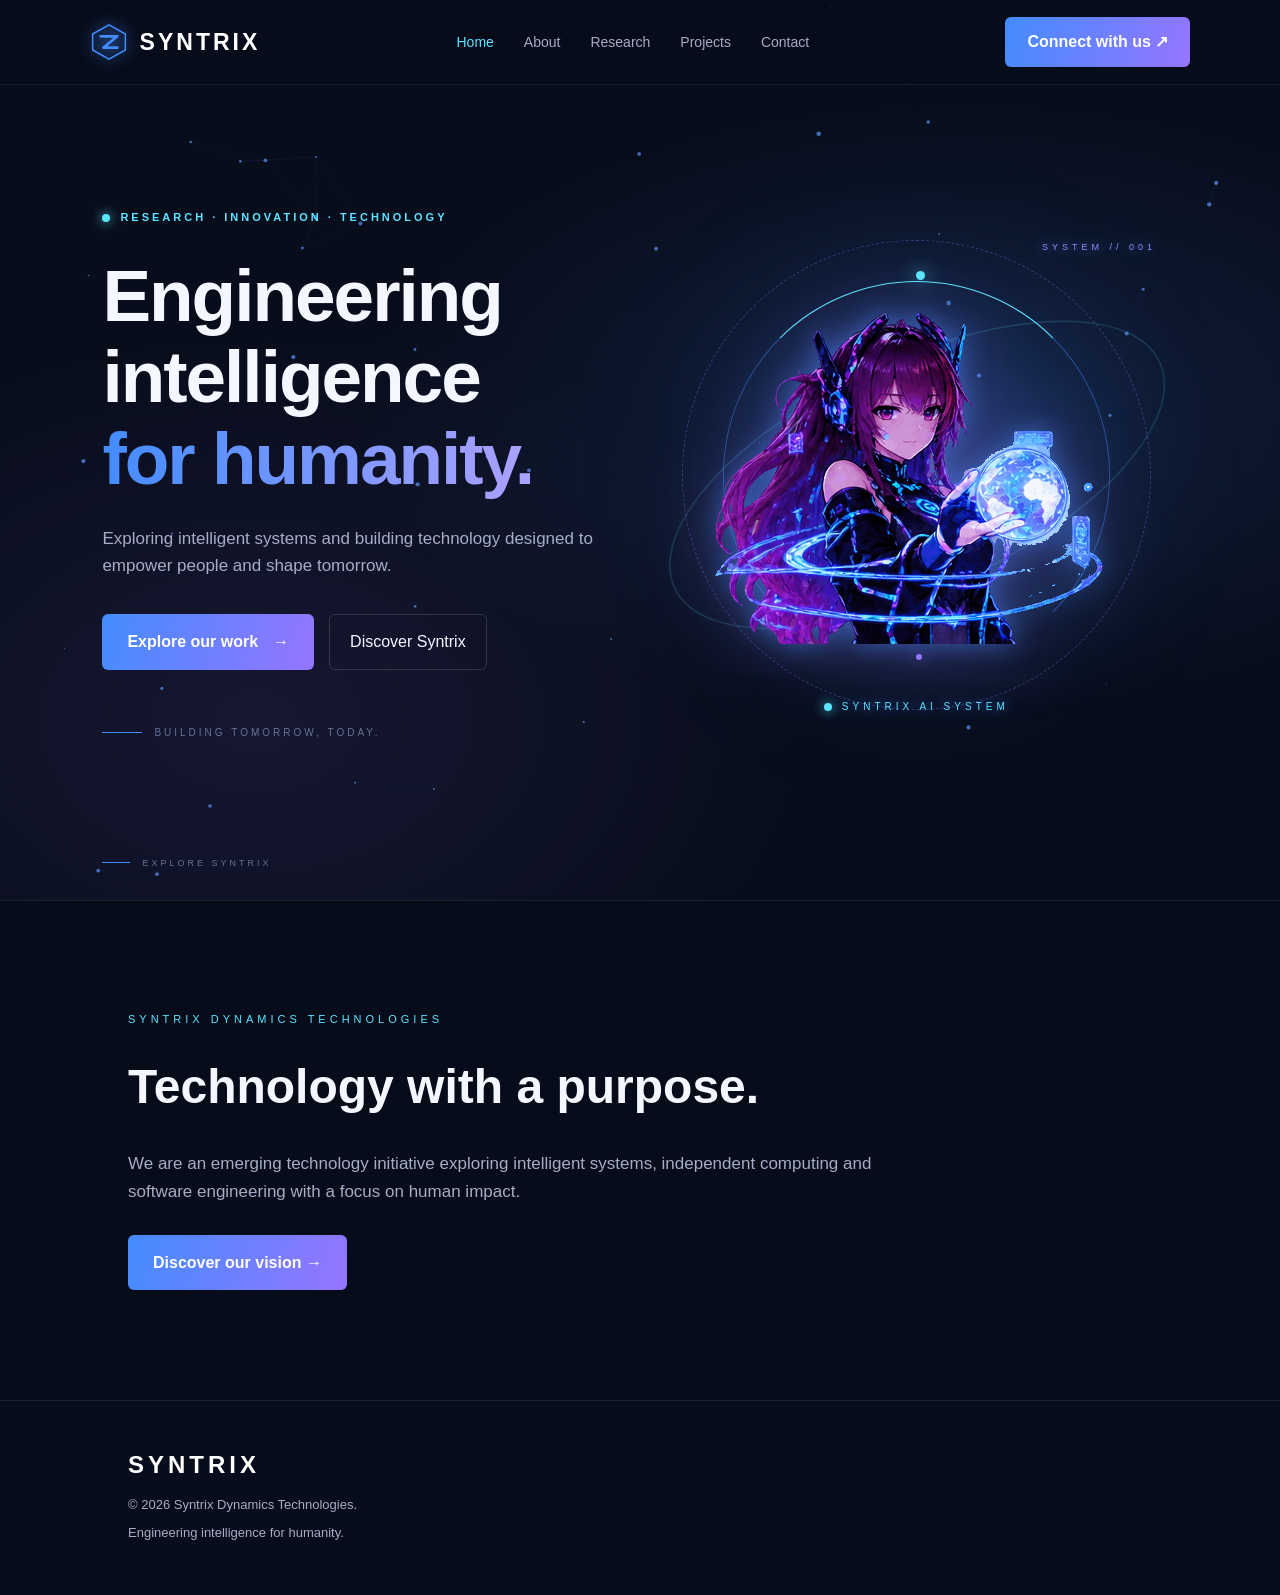
<file: index.html>
<!DOCTYPE html>
<html lang="en">
<head>
    <meta charset="UTF-8">
    <meta name="viewport" content="width=device-width, initial-scale=1.0">
    <meta name="theme-color" content="#080d1b">

    <meta name="description"
          content="Syntrix Dynamics Technologies — Engineering intelligence for humanity.">

    <title>Syntrix Dynamics Technologies | Home</title>

    <link rel="stylesheet" href="css/style.css">
</head>

<body>

    <canvas id="particle-canvas"></canvas>

    <header id="navbar">

        <a href="index.html" class="brand">
            <svg class="brand-symbol" viewBox="0 0 100 100">
                <polygon points="50,5 93,29 93,71 50,95 7,71 7,29"
                         fill="none" stroke="currentColor" stroke-width="4"/>

                <path d="M28 35 L72 35 L35 65 L72 65"
                      fill="none" stroke="currentColor" stroke-width="7"
                      stroke-linecap="round" stroke-linejoin="round"/>
            </svg>
            <span>SYNTRIX</span>
        </a>

        <button class="menu-toggle"
                id="menu-toggle"
                aria-label="Open navigation"
                aria-expanded="false">
            <span></span>
            <span></span>
            <span></span>
        </button>

        <nav id="main-navigation">
            <a href="index.html" class="active">Home</a>
            <a href="about.html">About</a>
            <a href="research.html">Research</a>
            <a href="projects.html">Projects</a>
            <a href="contact.html">Contact</a>
        </nav>

        <a href="contact.html" class="nav-button">
            Connect with us <span>↗</span>
        </a>

    </header>

    <main>

        <section class="hero" id="home">

            <div class="hero-content">

                <div class="status">
                    <span class="status-dot"></span>
                    RESEARCH · INNOVATION · TECHNOLOGY
                </div>

                <h1>
                    Engineering intelligence
                    <span>for humanity.</span>
                </h1>

                <p class="hero-description">
                    Exploring intelligent systems and building technology
                    designed to empower people and shape tomorrow.
                </p>

                <div class="hero-actions">

                    <a href="projects.html" class="primary-button">
                        Explore our work <span>→</span>
                    </a>

                    <a href="about.html" class="secondary-button">
                        Discover Syntrix
                    </a>

                </div>

                <div class="hero-caption">
                    <span class="caption-line"></span>
                    BUILDING TOMORROW, TODAY.
                </div>

            </div>

            <div class="hero-visual">

                <div class="hologram">

                    <div class="holo-glow"></div>

                    <div class="holo-ring ring-one"></div>
                    <div class="holo-ring ring-two"></div>
                    <div class="holo-ring ring-three"></div>

                    <div class="orbit orbit-one"><span></span></div>
                    <div class="orbit orbit-two"><span></span></div>

                    <div class="mascot-frame">
                        <img src="assets/mascot.gif"
                             alt="Syntrix holographic AI mascot"
                             class="mascot">
                    </div>

                    <div class="holo-label">
                        <span class="status-dot"></span>
                        SYNTRIX AI SYSTEM
                    </div>

                    <div class="holo-coordinate">
                        SYSTEM // 001
                    </div>

                </div>

            </div>

            <div class="scroll-indicator">
                <span></span>
                EXPLORE SYNTRIX
            </div>

        </section>

        <section class="content-section reveal">
            <p class="section-label">SYNTRIX DYNAMICS TECHNOLOGIES</p>

            <h2>Technology with a purpose.</h2>

            <p>
                We are an emerging technology initiative exploring
                intelligent systems, independent computing and
                software engineering with a focus on human impact.
            </p>

            <div class="hero-actions" style="margin-top: 30px;">
                <a href="about.html" class="primary-button">
                    Discover our vision →
                </a>
            </div>
        </section>

    </main>

    <footer>
        <div class="footer-brand">SYNTRIX</div>
        <p>© 2026 Syntrix Dynamics Technologies.</p>
        <p>Engineering intelligence for humanity.</p>
    </footer>

    <script src="js/script.js"></script>

</body>
</html>
</file>
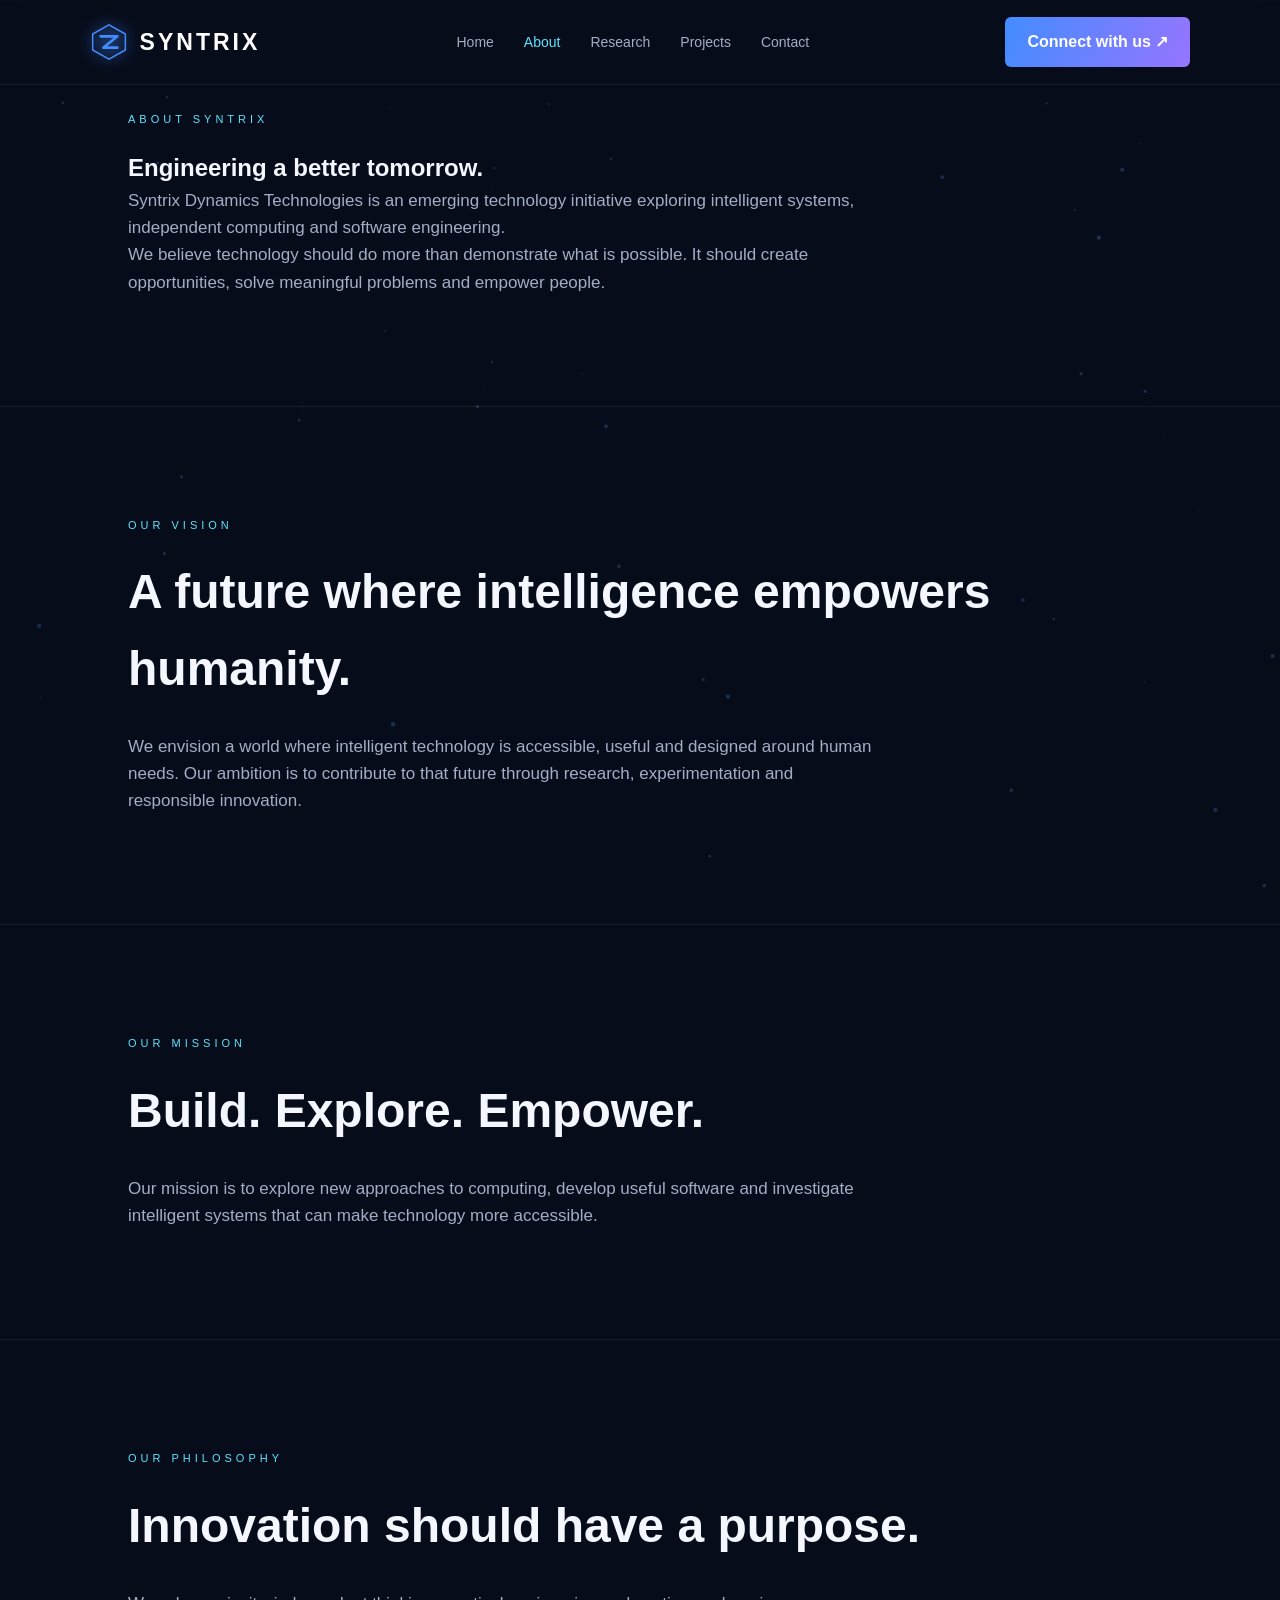
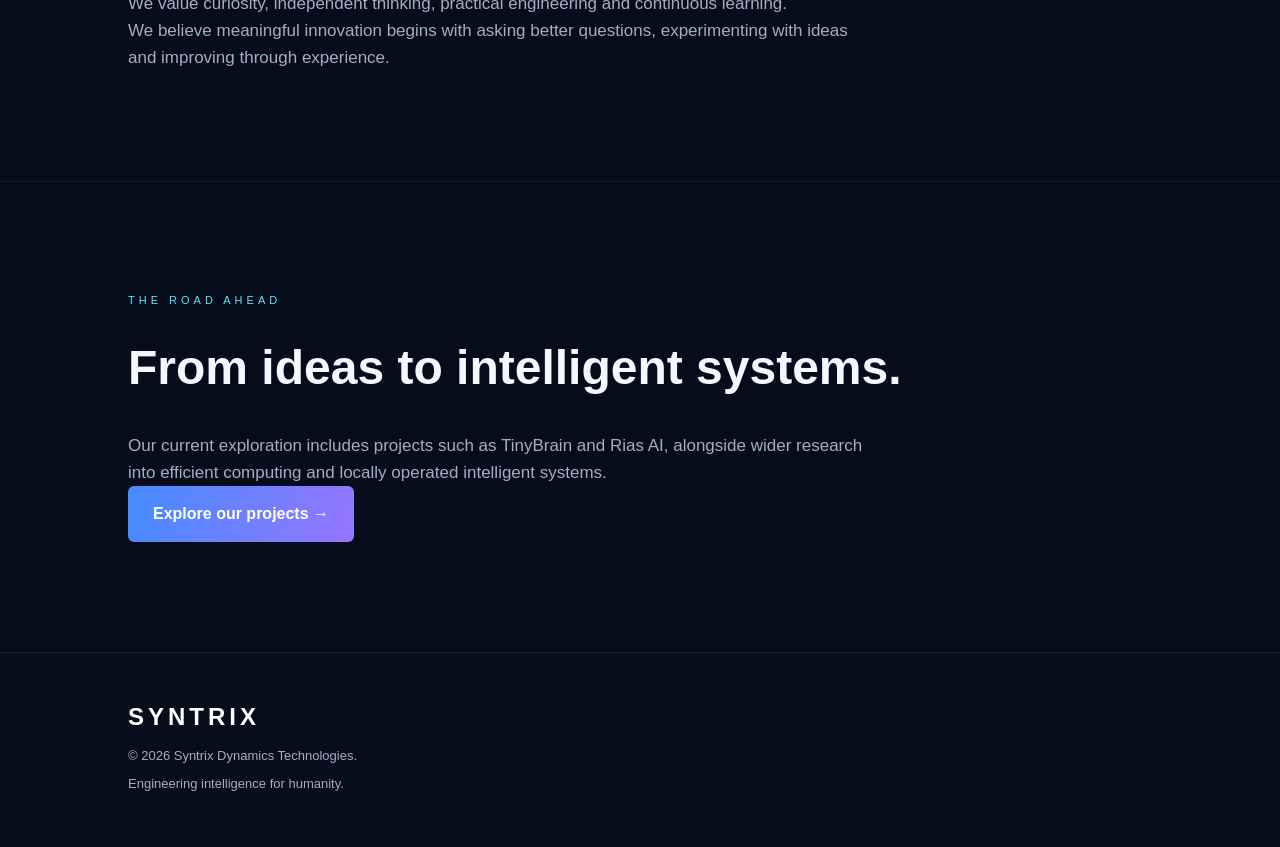
<file: about.html>
<!DOCTYPE html>
<html lang="en">
<head>
    <meta charset="UTF-8">
    <meta name="viewport" content="width=device-width, initial-scale=1.0">
    <meta name="theme-color" content="#080d1b">

    <meta name="description"
          content="Discover the vision, mission and philosophy of Syntrix Dynamics Technologies.">

    <title>About Us | Syntrix Dynamics Technologies</title>

    <link rel="stylesheet" href="css/style.css">
</head>

<body>

    <canvas id="particle-canvas"></canvas>

    <header id="navbar">

        <a href="index.html" class="brand">
            <svg class="brand-symbol" viewBox="0 0 100 100">
                <polygon points="50,5 93,29 93,71 50,95 7,71 7,29"
                         fill="none" stroke="currentColor" stroke-width="4"/>

                <path d="M28 35 L72 35 L35 65 L72 65"
                      fill="none" stroke="currentColor" stroke-width="7"
                      stroke-linecap="round" stroke-linejoin="round"/>
            </svg>
            <span>SYNTRIX</span>
        </a>

        <button class="menu-toggle"
                id="menu-toggle"
                aria-label="Open navigation"
                aria-expanded="false">
            <span></span>
            <span></span>
            <span></span>
        </button>

        <nav id="main-navigation">
            <a href="index.html">Home</a>
            <a href="about.html" class="active">About</a>
            <a href="research.html">Research</a>
            <a href="projects.html">Projects</a>
            <a href="contact.html">Contact</a>
        </nav>

        <a href="contact.html" class="nav-button">
            Connect with us <span>↗</span>
        </a>

    </header>

    <main>

        <section class="content-section reveal">

            <p class="section-label">ABOUT SYNTRIX</p>

            <h1>Engineering a better tomorrow.</h1>

            <p>
                Syntrix Dynamics Technologies is an emerging technology
                initiative exploring intelligent systems, independent
                computing and software engineering.
            </p>

            <p>
                We believe technology should do more than demonstrate
                what is possible. It should create opportunities,
                solve meaningful problems and empower people.
            </p>

        </section>

        <section class="content-section reveal">

            <p class="section-label">OUR VISION</p>

            <h2>A future where intelligence empowers humanity.</h2>

            <p>
                We envision a world where intelligent technology is
                accessible, useful and designed around human needs.
                Our ambition is to contribute to that future through
                research, experimentation and responsible innovation.
            </p>

        </section>

        <section class="content-section reveal">

            <p class="section-label">OUR MISSION</p>

            <h2>Build. Explore. Empower.</h2>

            <p>
                Our mission is to explore new approaches to computing,
                develop useful software and investigate intelligent
                systems that can make technology more accessible.
            </p>

        </section>

        <section class="content-section reveal">

            <p class="section-label">OUR PHILOSOPHY</p>

            <h2>Innovation should have a purpose.</h2>

            <p>
                We value curiosity, independent thinking, practical
                engineering and continuous learning.
            </p>

            <p>
                We believe meaningful innovation begins with asking
                better questions, experimenting with ideas and
                improving through experience.
            </p>

        </section>

        <section class="content-section reveal">

            <p class="section-label">THE ROAD AHEAD</p>

            <h2>From ideas to intelligent systems.</h2>

            <p>
                Our current exploration includes projects such as
                TinyBrain and Rias AI, alongside wider research into
                efficient computing and locally operated intelligent
                systems.
            </p>

            <a href="projects.html" class="primary-button">
                Explore our projects →
            </a>

        </section>

    </main>

    <footer>
        <div class="footer-brand">SYNTRIX</div>
        <p>© 2026 Syntrix Dynamics Technologies.</p>
        <p>Engineering intelligence for humanity.</p>
    </footer>

    <script src="js/script.js"></script>

</body>
</html>
</file>
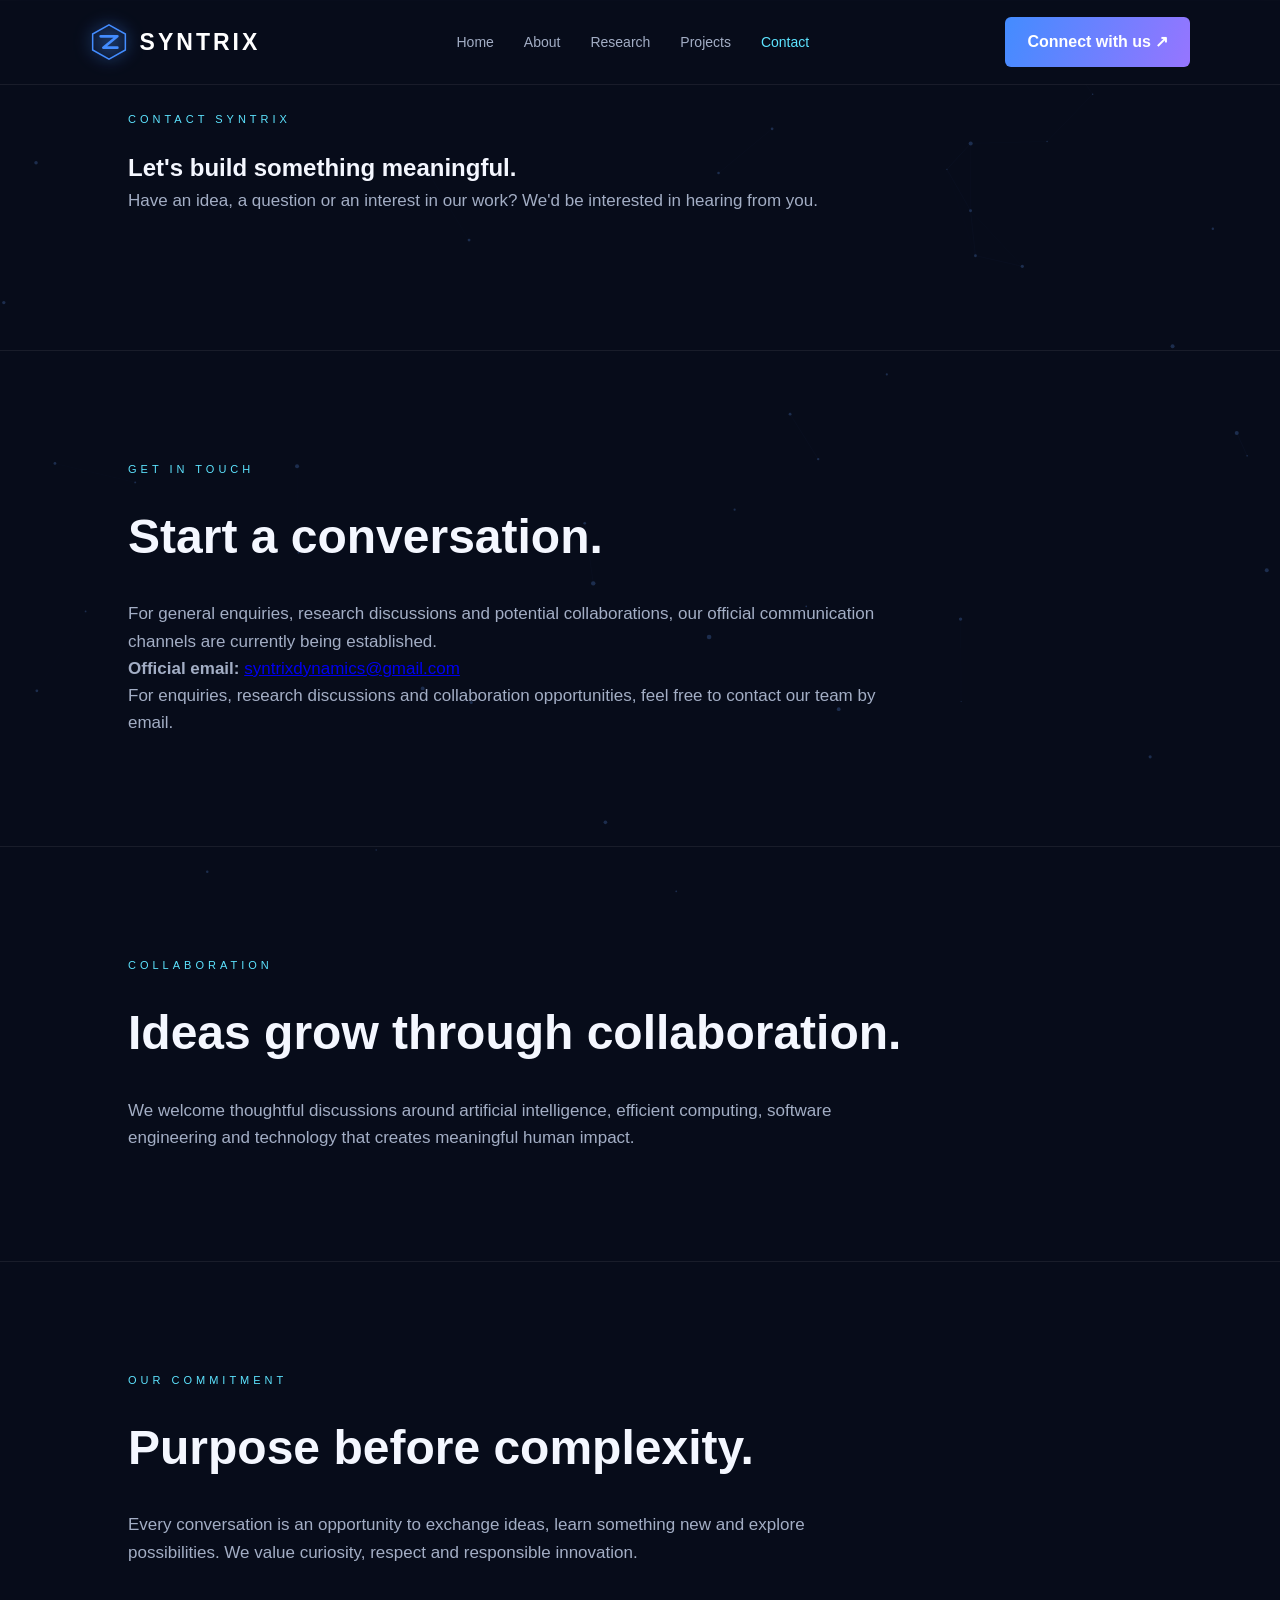
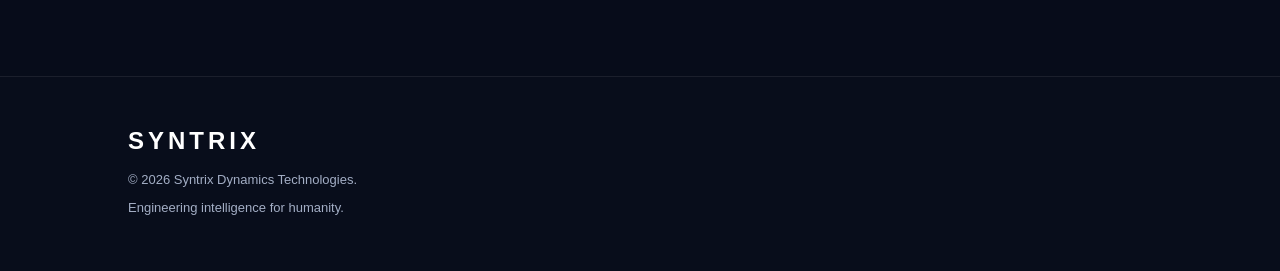
<file: contact.html>
<!DOCTYPE html>
<html lang="en">
<head>
    <meta charset="UTF-8">
    <meta name="viewport" content="width=device-width, initial-scale=1.0">
    <meta name="theme-color" content="#080d1b">

    <meta name="description"
          content="Contact Syntrix Dynamics Technologies for enquiries, collaboration and research discussions.">

    <title>Contact | Syntrix Dynamics Technologies</title>

    <link rel="stylesheet" href="css/style.css">
</head>

<body>

    <canvas id="particle-canvas"></canvas>

    <header id="navbar">

        <a href="index.html" class="brand">
            <svg class="brand-symbol" viewBox="0 0 100 100">
                <polygon points="50,5 93,29 93,71 50,95 7,71 7,29"
                         fill="none" stroke="currentColor" stroke-width="4"/>

                <path d="M28 35 L72 35 L35 65 L72 65"
                      fill="none" stroke="currentColor" stroke-width="7"
                      stroke-linecap="round" stroke-linejoin="round"/>
            </svg>
            <span>SYNTRIX</span>
        </a>

        <button class="menu-toggle"
                id="menu-toggle"
                aria-label="Open navigation"
                aria-expanded="false">
            <span></span>
            <span></span>
            <span></span>
        </button>

        <nav id="main-navigation">
            <a href="index.html">Home</a>
            <a href="about.html">About</a>
            <a href="research.html">Research</a>
            <a href="projects.html">Projects</a>
            <a href="contact.html" class="active">Contact</a>
        </nav>

        <a href="contact.html" class="nav-button">
            Connect with us <span>↗</span>
        </a>

    </header>

    <main>

        <section class="content-section reveal">

            <p class="section-label">CONTACT SYNTRIX</p>

            <h1>Let's build something meaningful.</h1>

            <p>
                Have an idea, a question or an interest in our work?
                We'd be interested in hearing from you.
            </p>

        </section>

        <section class="content-section reveal">

            <p class="section-label">GET IN TOUCH</p>

            <h2>Start a conversation.</h2>

            <p>
                For general enquiries, research discussions
                and potential collaborations, our official
                communication channels are currently being established.
            </p>

            <p>
                <strong>Official email:</strong>
                <a href="mailto:syntrixdynamics@gmail.com">
                    syntrixdynamics@gmail.com
                </a>
            </p>

            <p>
                For enquiries, research discussions and collaboration
                opportunities, feel free to contact our team by email.
            </p>

        </section>

        <section class="content-section reveal">

            <p class="section-label">COLLABORATION</p>

            <h2>Ideas grow through collaboration.</h2>

            <p>
                We welcome thoughtful discussions around
                artificial intelligence, efficient computing,
                software engineering and technology that
                creates meaningful human impact.
            </p>

        </section>

        <section class="content-section reveal">

            <p class="section-label">OUR COMMITMENT</p>

            <h2>Purpose before complexity.</h2>

            <p>
                Every conversation is an opportunity to exchange
                ideas, learn something new and explore possibilities.
                We value curiosity, respect and responsible innovation.
            </p>

        </section>

    </main>

    <footer>
        <div class="footer-brand">SYNTRIX</div>
        <p>© 2026 Syntrix Dynamics Technologies.</p>
        <p>Engineering intelligence for humanity.</p>
    </footer>

    <script src="js/script.js"></script>

</body>
</html>
</file>
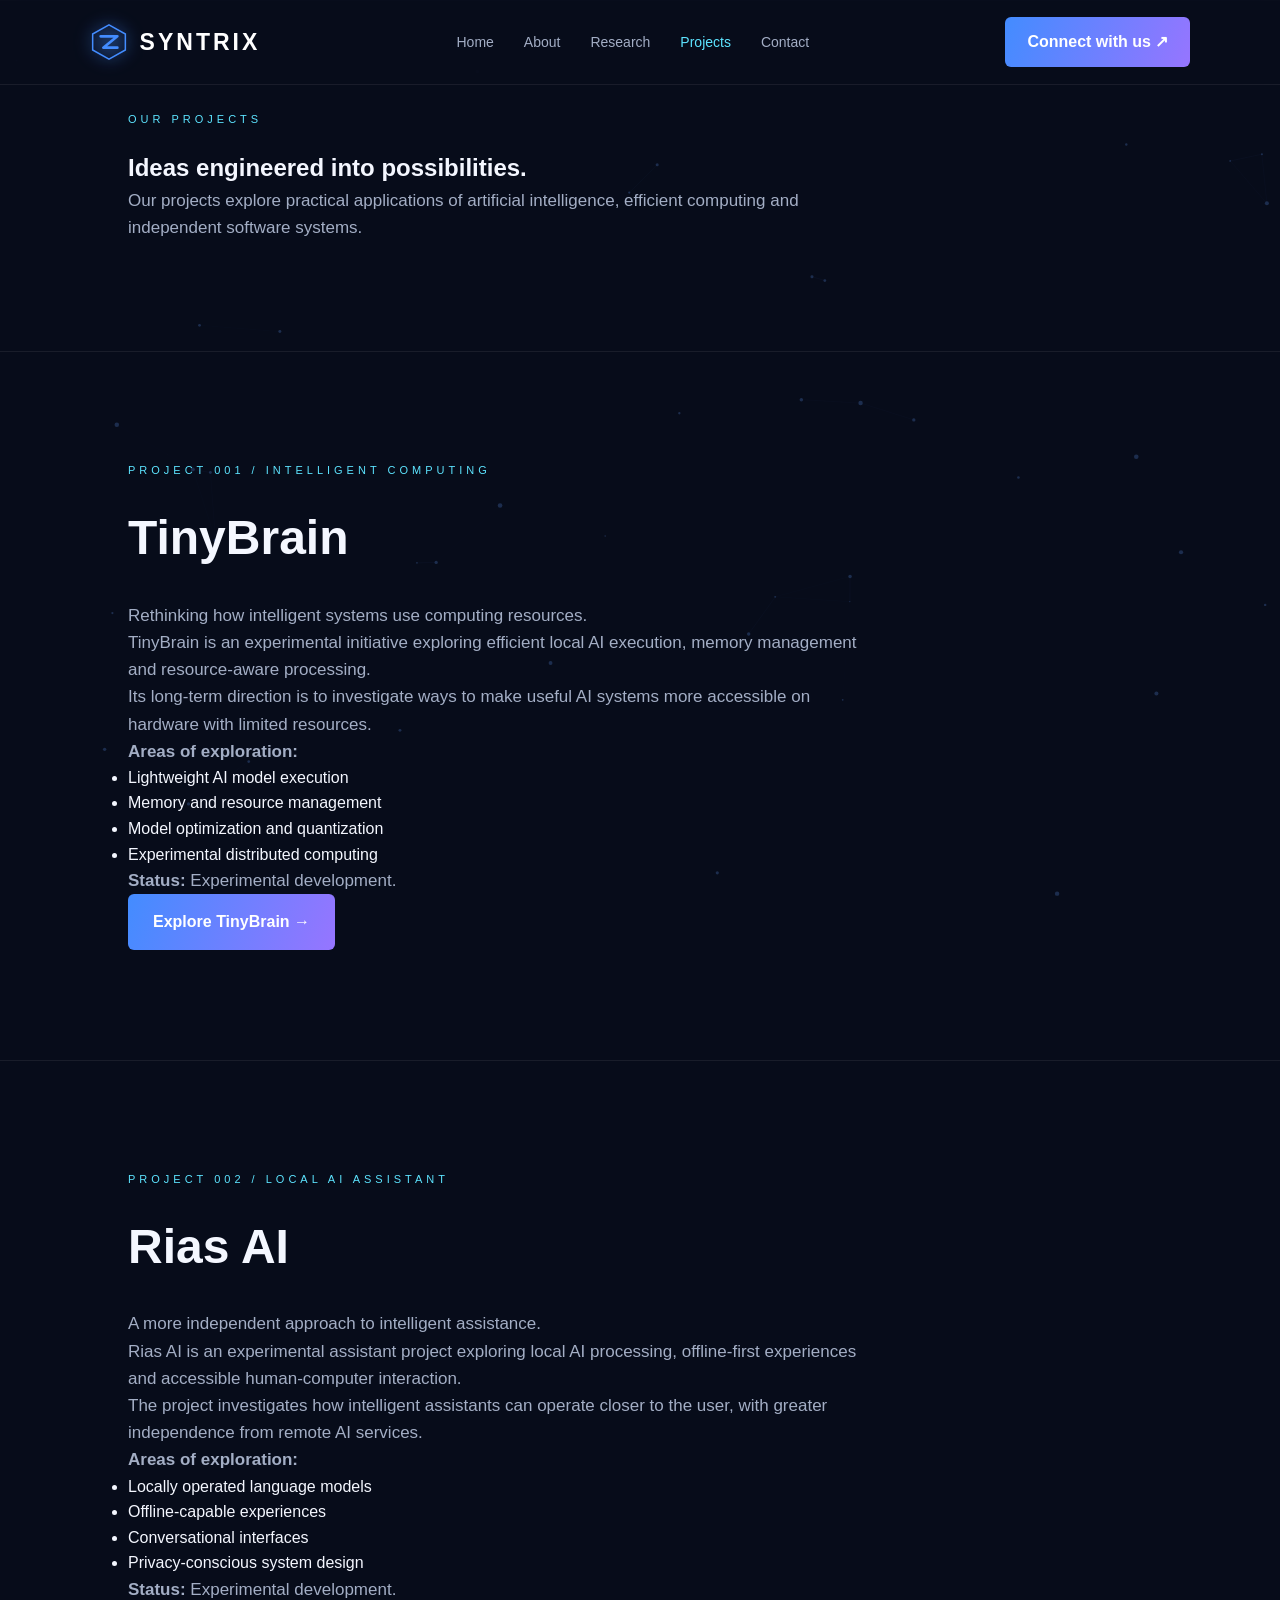
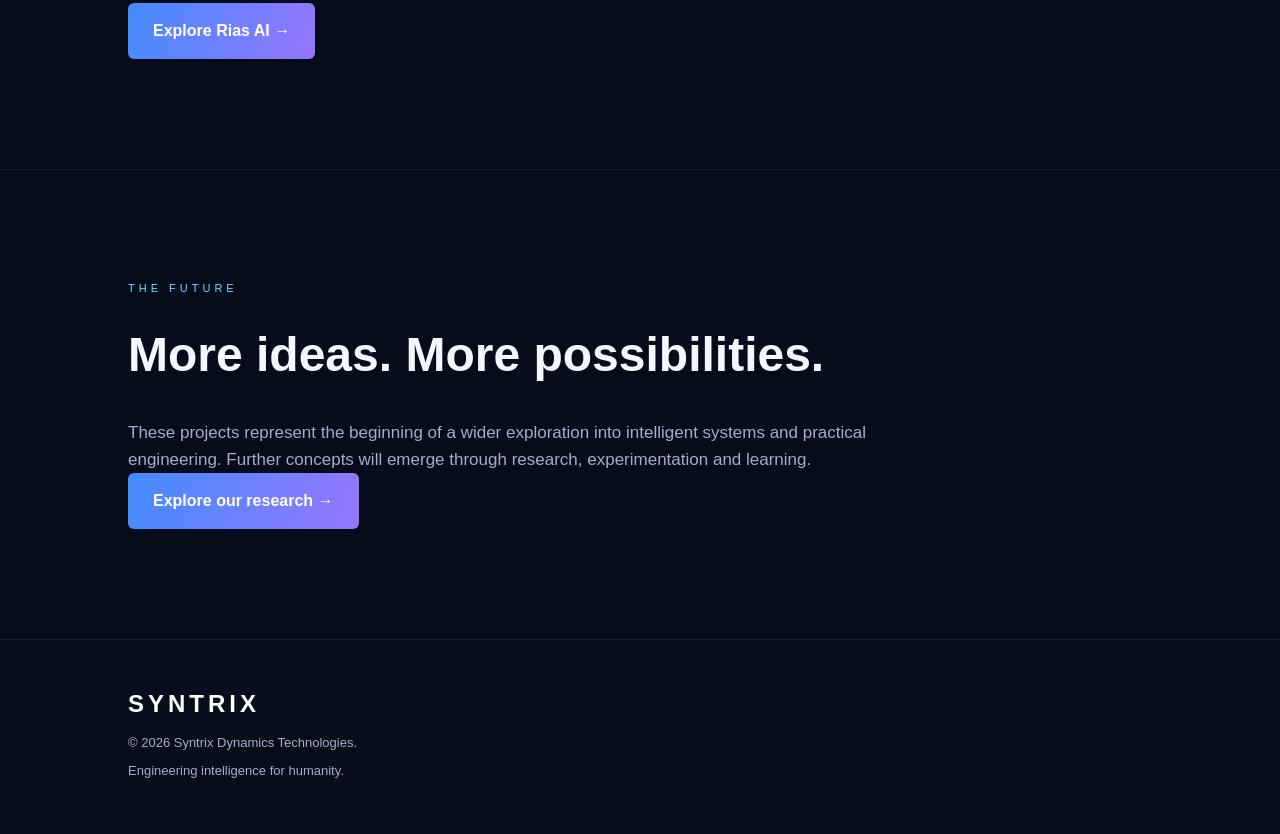
<file: projects.html>
<!DOCTYPE html>
<html lang="en">
<head>
    <meta charset="UTF-8">
    <meta name="viewport" content="width=device-width, initial-scale=1.0">
    <meta name="theme-color" content="#080d1b">

    <meta name="description"
          content="Discover the technology projects being explored and developed at Syntrix Dynamics Technologies.">

    <title>Our Projects | Syntrix Dynamics Technologies</title>

    <link rel="stylesheet" href="css/style.css">
</head>

<body>

    <canvas id="particle-canvas"></canvas>

    <header id="navbar">

        <a href="index.html" class="brand">
            <svg class="brand-symbol" viewBox="0 0 100 100">
                <polygon points="50,5 93,29 93,71 50,95 7,71 7,29"
                         fill="none" stroke="currentColor" stroke-width="4"/>

                <path d="M28 35 L72 35 L35 65 L72 65"
                      fill="none" stroke="currentColor" stroke-width="7"
                      stroke-linecap="round" stroke-linejoin="round"/>
            </svg>
            <span>SYNTRIX</span>
        </a>

        <button class="menu-toggle"
                id="menu-toggle"
                aria-label="Open navigation"
                aria-expanded="false">
            <span></span>
            <span></span>
            <span></span>
        </button>

        <nav id="main-navigation">
            <a href="index.html">Home</a>
            <a href="about.html">About</a>
            <a href="research.html">Research</a>
            <a href="projects.html" class="active">Projects</a>
            <a href="contact.html">Contact</a>
        </nav>

        <a href="contact.html" class="nav-button">
            Connect with us <span>↗</span>
        </a>

    </header>

    <main>

        <section class="content-section reveal">

            <p class="section-label">OUR PROJECTS</p>

            <h1>Ideas engineered into possibilities.</h1>

            <p>
                Our projects explore practical applications of
                artificial intelligence, efficient computing
                and independent software systems.
            </p>

        </section>

        <section class="content-section reveal">

            <p class="section-label">PROJECT 001 / INTELLIGENT COMPUTING</p>

            <h2>TinyBrain</h2>

            <p>
                Rethinking how intelligent systems use computing resources.
            </p>

            <p>
                TinyBrain is an experimental initiative exploring
                efficient local AI execution, memory management
                and resource-aware processing.
            </p>

            <p>
                Its long-term direction is to investigate ways
                to make useful AI systems more accessible on
                hardware with limited resources.
            </p>

            <p><strong>Areas of exploration:</strong></p>

            <ul>
                <li>Lightweight AI model execution</li>
                <li>Memory and resource management</li>
                <li>Model optimization and quantization</li>
                <li>Experimental distributed computing</li>
            </ul>

            <p><strong>Status:</strong> Experimental development.</p>

            <a href="projects/tinybrain.html" class="primary-button">
                Explore TinyBrain →
            </a>

        </section>

        <section class="content-section reveal">

            <p class="section-label">PROJECT 002 / LOCAL AI ASSISTANT</p>

            <h2>Rias AI</h2>

            <p>
                A more independent approach to intelligent assistance.
            </p>

            <p>
                Rias AI is an experimental assistant project
                exploring local AI processing, offline-first
                experiences and accessible human-computer interaction.
            </p>

            <p>
                The project investigates how intelligent assistants
                can operate closer to the user, with greater
                independence from remote AI services.
            </p>

            <p><strong>Areas of exploration:</strong></p>

            <ul>
                <li>Locally operated language models</li>
                <li>Offline-capable experiences</li>
                <li>Conversational interfaces</li>
                <li>Privacy-conscious system design</li>
            </ul>

            <p><strong>Status:</strong> Experimental development.</p>

            <a href="projects/rias-ai.html" class="primary-button">
                Explore Rias AI →
            </a>

        </section>

        <section class="content-section reveal">

            <p class="section-label">THE FUTURE</p>

            <h2>More ideas. More possibilities.</h2>

            <p>
                These projects represent the beginning of a wider
                exploration into intelligent systems and practical
                engineering. Further concepts will emerge through
                research, experimentation and learning.
            </p>

            <a href="research.html" class="primary-button">
                Explore our research →
            </a>

        </section>

    </main>

    <footer>
        <div class="footer-brand">SYNTRIX</div>
        <p>© 2026 Syntrix Dynamics Technologies.</p>
        <p>Engineering intelligence for humanity.</p>
    </footer>

    <script src="js/script.js"></script>

</body>
</html>
</file>
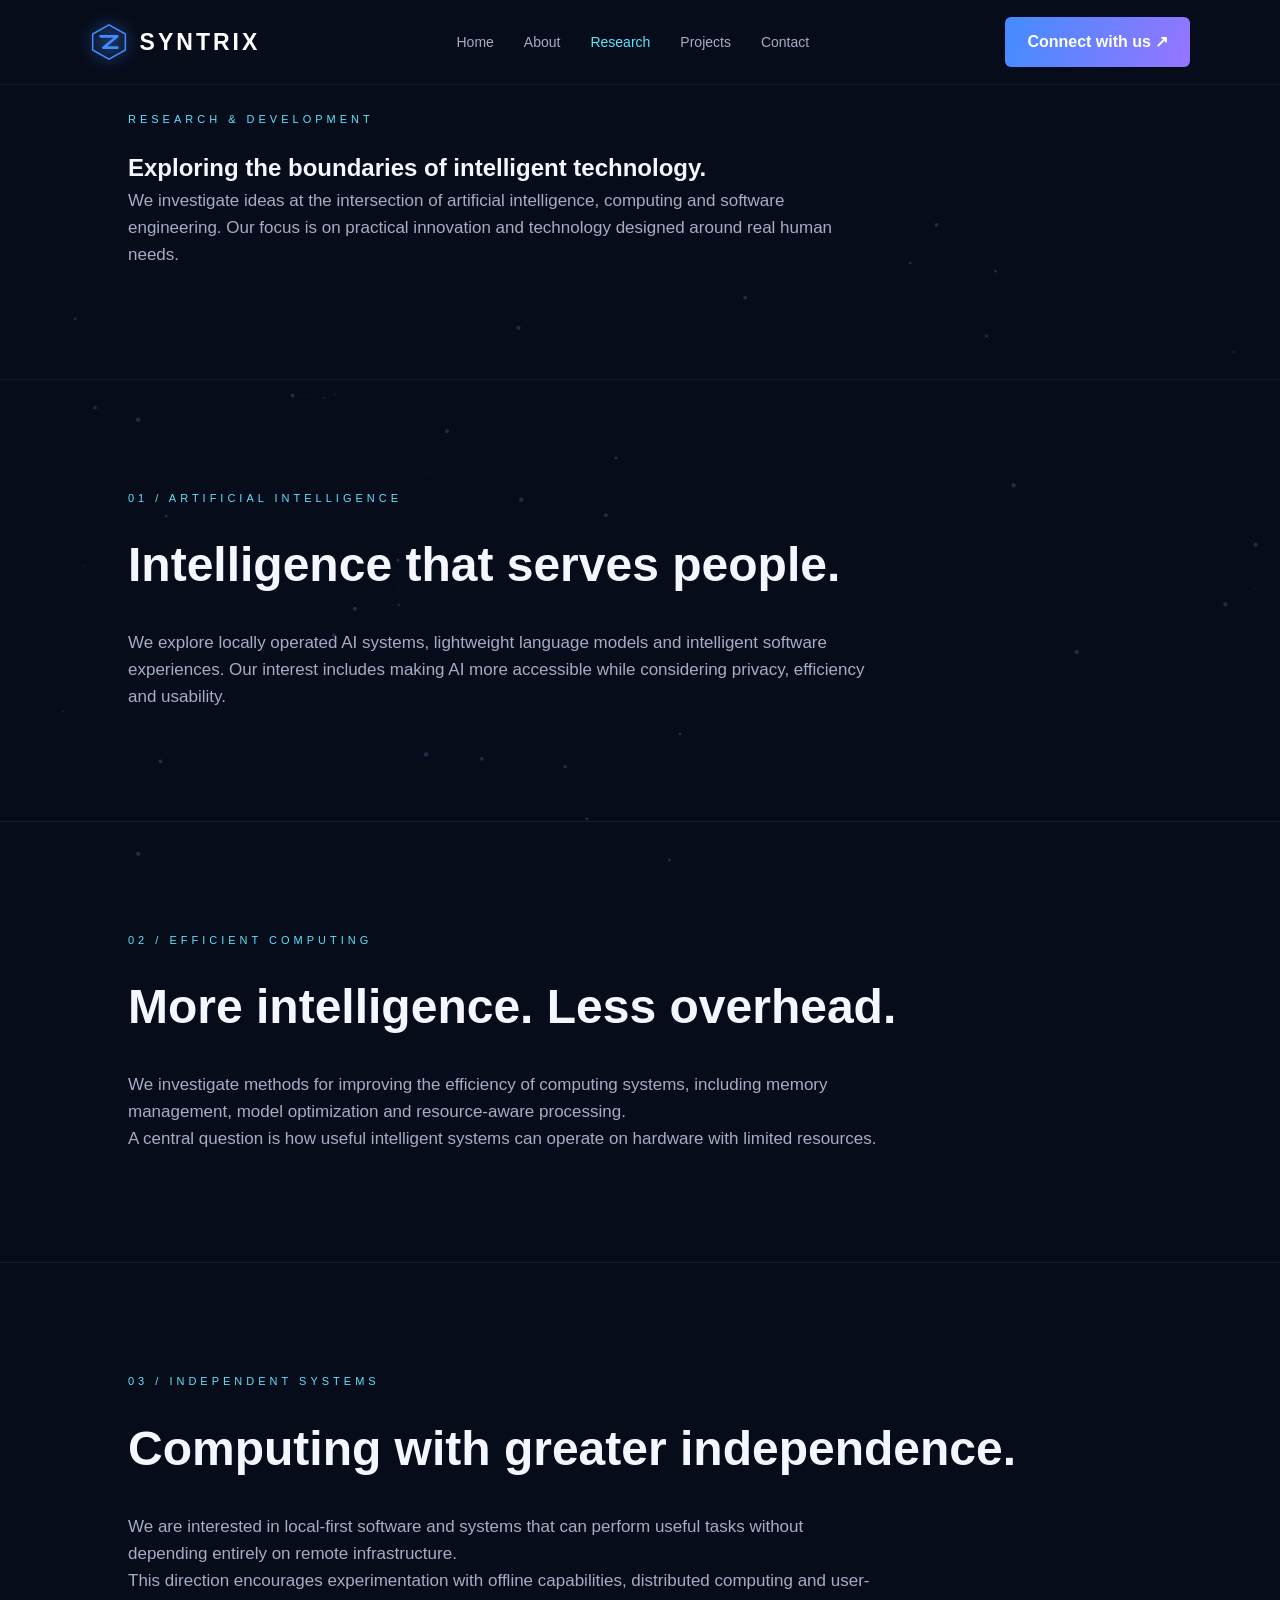
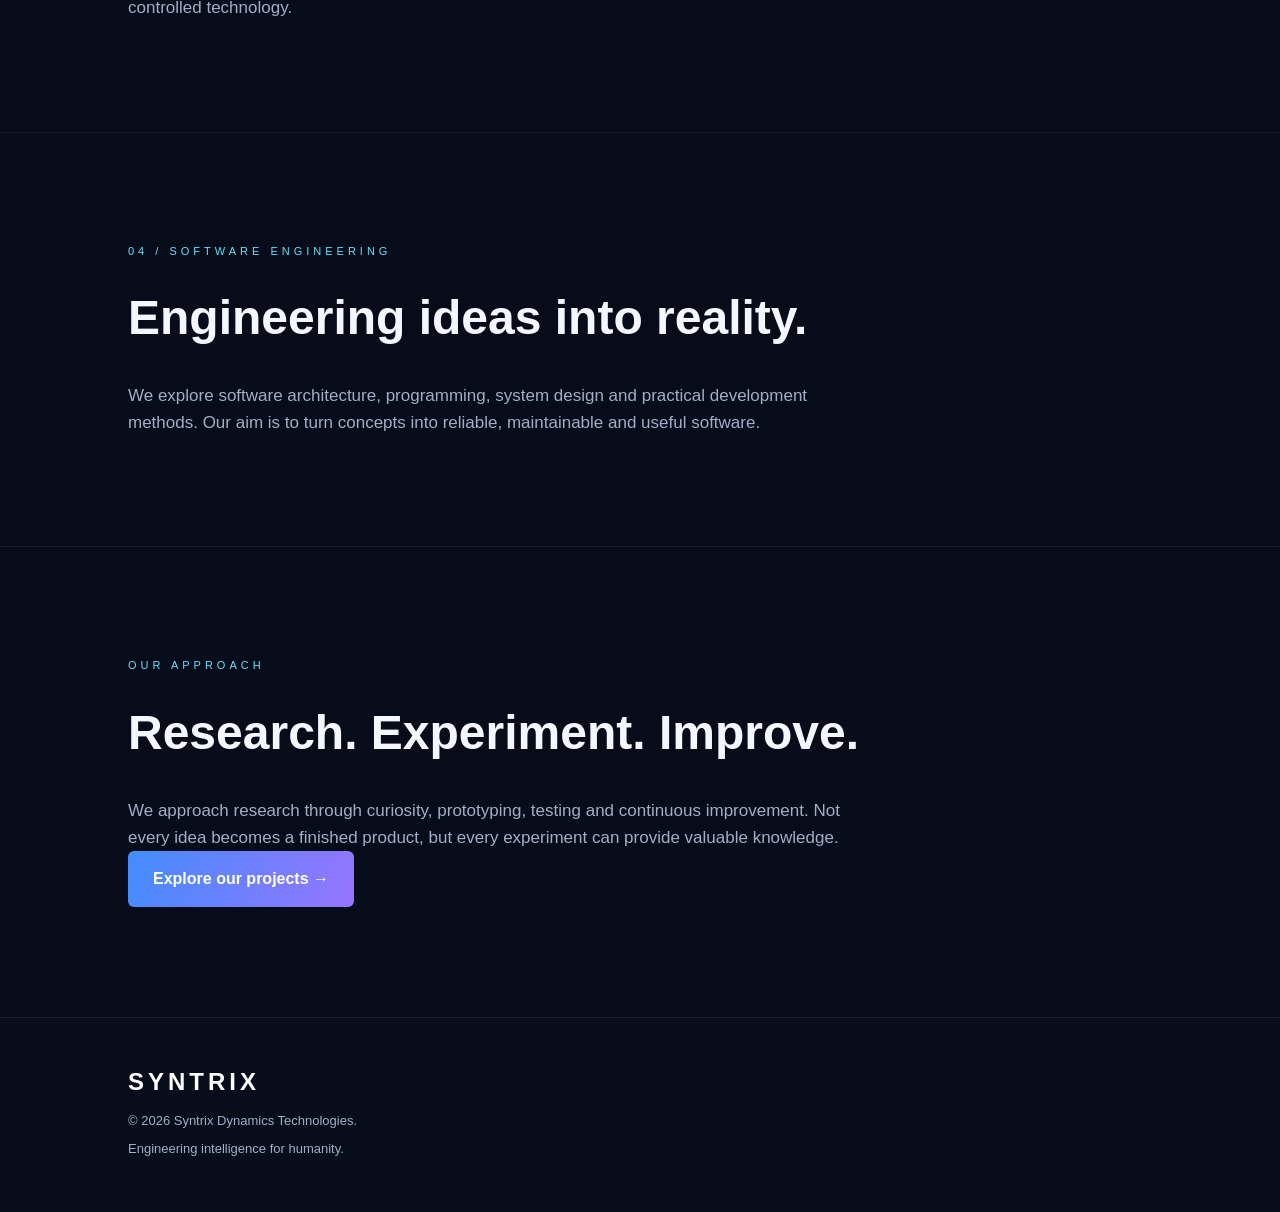
<file: research.html>
<!DOCTYPE html>
<html lang="en">
<head>
    <meta charset="UTF-8">
    <meta name="viewport" content="width=device-width, initial-scale=1.0">
    <meta name="theme-color" content="#080d1b">

    <meta name="description"
          content="Explore the research interests and engineering direction of Syntrix Dynamics Technologies.">

    <title>Research & Development | Syntrix Dynamics Technologies</title>

    <link rel="stylesheet" href="css/style.css">
</head>

<body>

    <canvas id="particle-canvas"></canvas>

    <header id="navbar">

        <a href="index.html" class="brand">
            <svg class="brand-symbol" viewBox="0 0 100 100">
                <polygon points="50,5 93,29 93,71 50,95 7,71 7,29"
                         fill="none" stroke="currentColor" stroke-width="4"/>

                <path d="M28 35 L72 35 L35 65 L72 65"
                      fill="none" stroke="currentColor" stroke-width="7"
                      stroke-linecap="round" stroke-linejoin="round"/>
            </svg>
            <span>SYNTRIX</span>
        </a>

        <button class="menu-toggle"
                id="menu-toggle"
                aria-label="Open navigation"
                aria-expanded="false">
            <span></span>
            <span></span>
            <span></span>
        </button>

        <nav id="main-navigation">
            <a href="index.html">Home</a>
            <a href="about.html">About</a>
            <a href="research.html" class="active">Research</a>
            <a href="projects.html">Projects</a>
            <a href="contact.html">Contact</a>
        </nav>

        <a href="contact.html" class="nav-button">
            Connect with us <span>↗</span>
        </a>

    </header>

    <main>

        <section class="content-section reveal">

            <p class="section-label">RESEARCH & DEVELOPMENT</p>

            <h1>Exploring the boundaries of intelligent technology.</h1>

            <p>
                We investigate ideas at the intersection of artificial
                intelligence, computing and software engineering.
                Our focus is on practical innovation and technology
                designed around real human needs.
            </p>

        </section>

        <section class="content-section reveal">

            <p class="section-label">01 / ARTIFICIAL INTELLIGENCE</p>

            <h2>Intelligence that serves people.</h2>

            <p>
                We explore locally operated AI systems, lightweight
                language models and intelligent software experiences.
                Our interest includes making AI more accessible while
                considering privacy, efficiency and usability.
            </p>

        </section>

        <section class="content-section reveal">

            <p class="section-label">02 / EFFICIENT COMPUTING</p>

            <h2>More intelligence. Less overhead.</h2>

            <p>
                We investigate methods for improving the efficiency
                of computing systems, including memory management,
                model optimization and resource-aware processing.
            </p>

            <p>
                A central question is how useful intelligent systems
                can operate on hardware with limited resources.
            </p>

        </section>

        <section class="content-section reveal">

            <p class="section-label">03 / INDEPENDENT SYSTEMS</p>

            <h2>Computing with greater independence.</h2>

            <p>
                We are interested in local-first software and systems
                that can perform useful tasks without depending
                entirely on remote infrastructure.
            </p>

            <p>
                This direction encourages experimentation with
                offline capabilities, distributed computing and
                user-controlled technology.
            </p>

        </section>

        <section class="content-section reveal">

            <p class="section-label">04 / SOFTWARE ENGINEERING</p>

            <h2>Engineering ideas into reality.</h2>

            <p>
                We explore software architecture, programming,
                system design and practical development methods.
                Our aim is to turn concepts into reliable,
                maintainable and useful software.
            </p>

        </section>

        <section class="content-section reveal">

            <p class="section-label">OUR APPROACH</p>

            <h2>Research. Experiment. Improve.</h2>

            <p>
                We approach research through curiosity, prototyping,
                testing and continuous improvement. Not every idea
                becomes a finished product, but every experiment
                can provide valuable knowledge.
            </p>

            <a href="projects.html" class="primary-button">
                Explore our projects →
            </a>

        </section>

    </main>

    <footer>
        <div class="footer-brand">SYNTRIX</div>
        <p>© 2026 Syntrix Dynamics Technologies.</p>
        <p>Engineering intelligence for humanity.</p>
    </footer>

    <script src="js/script.js"></script>

</body>
</html>
</file>
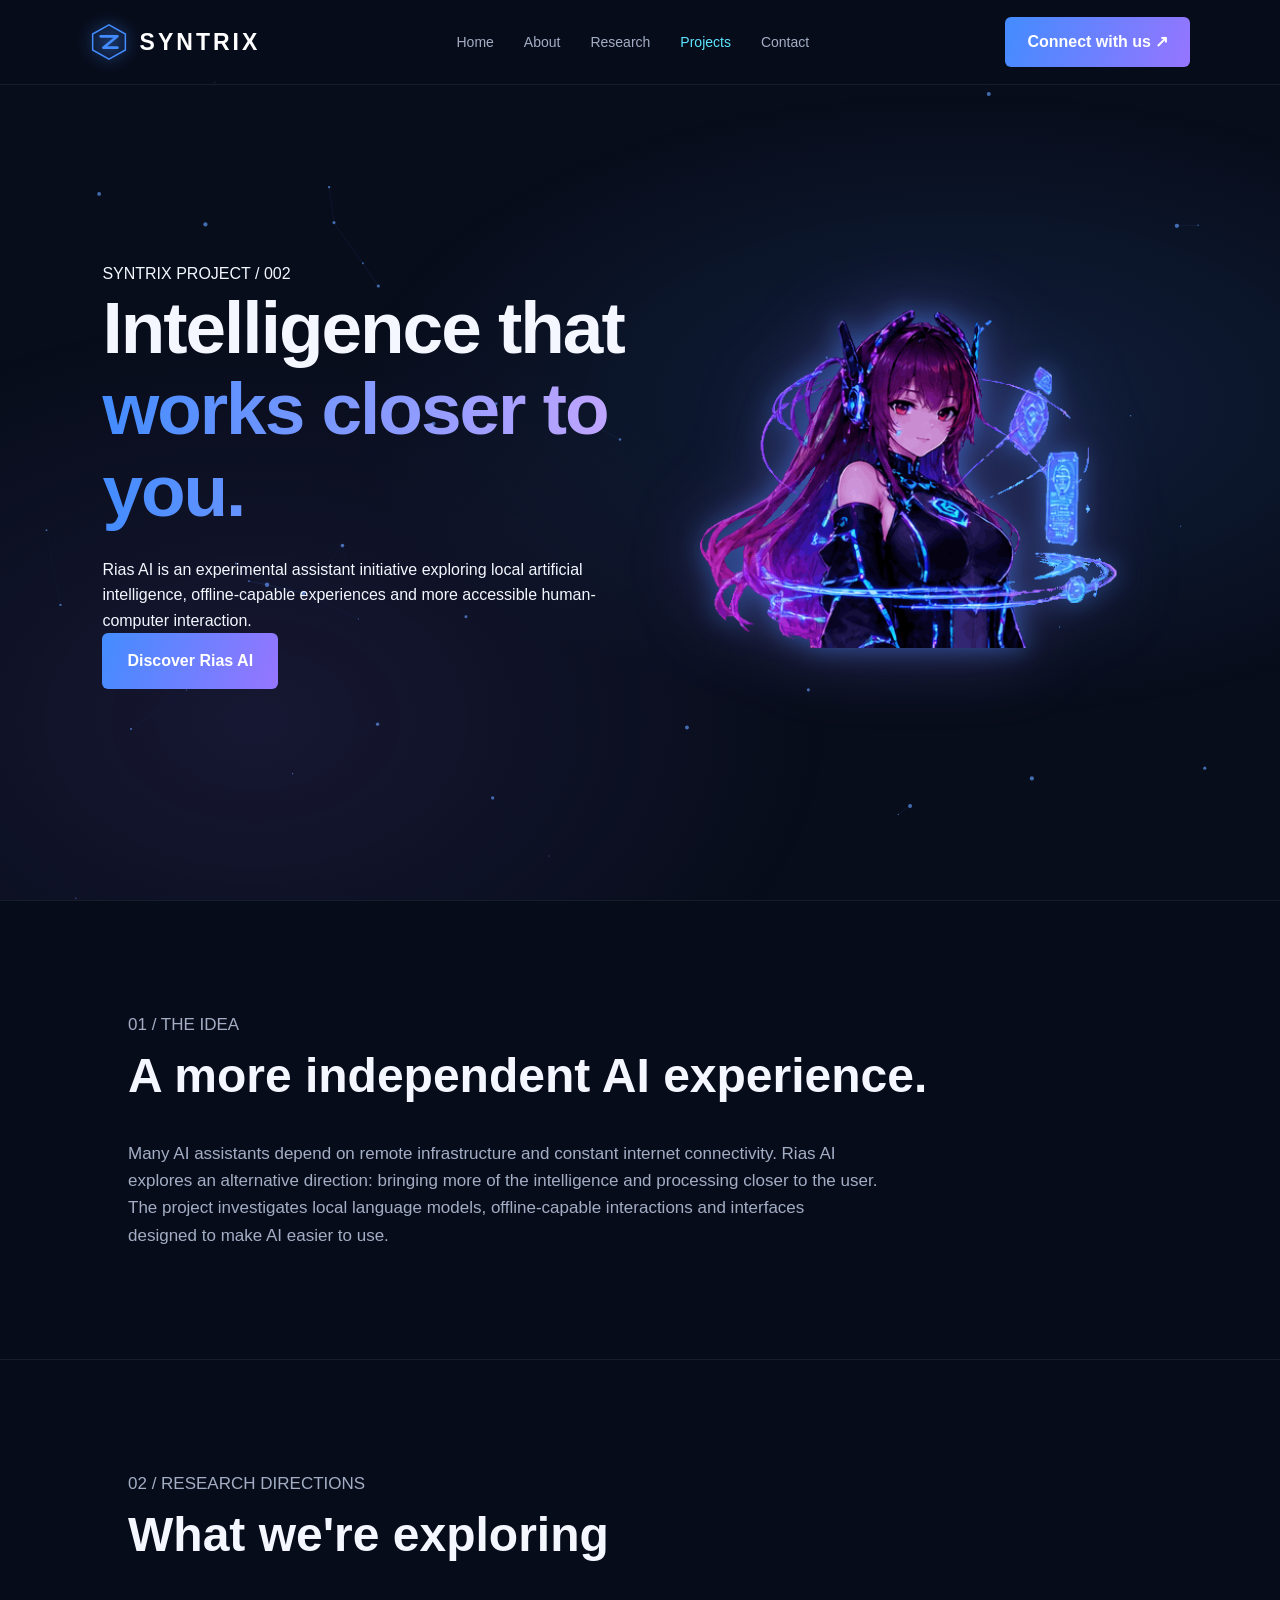
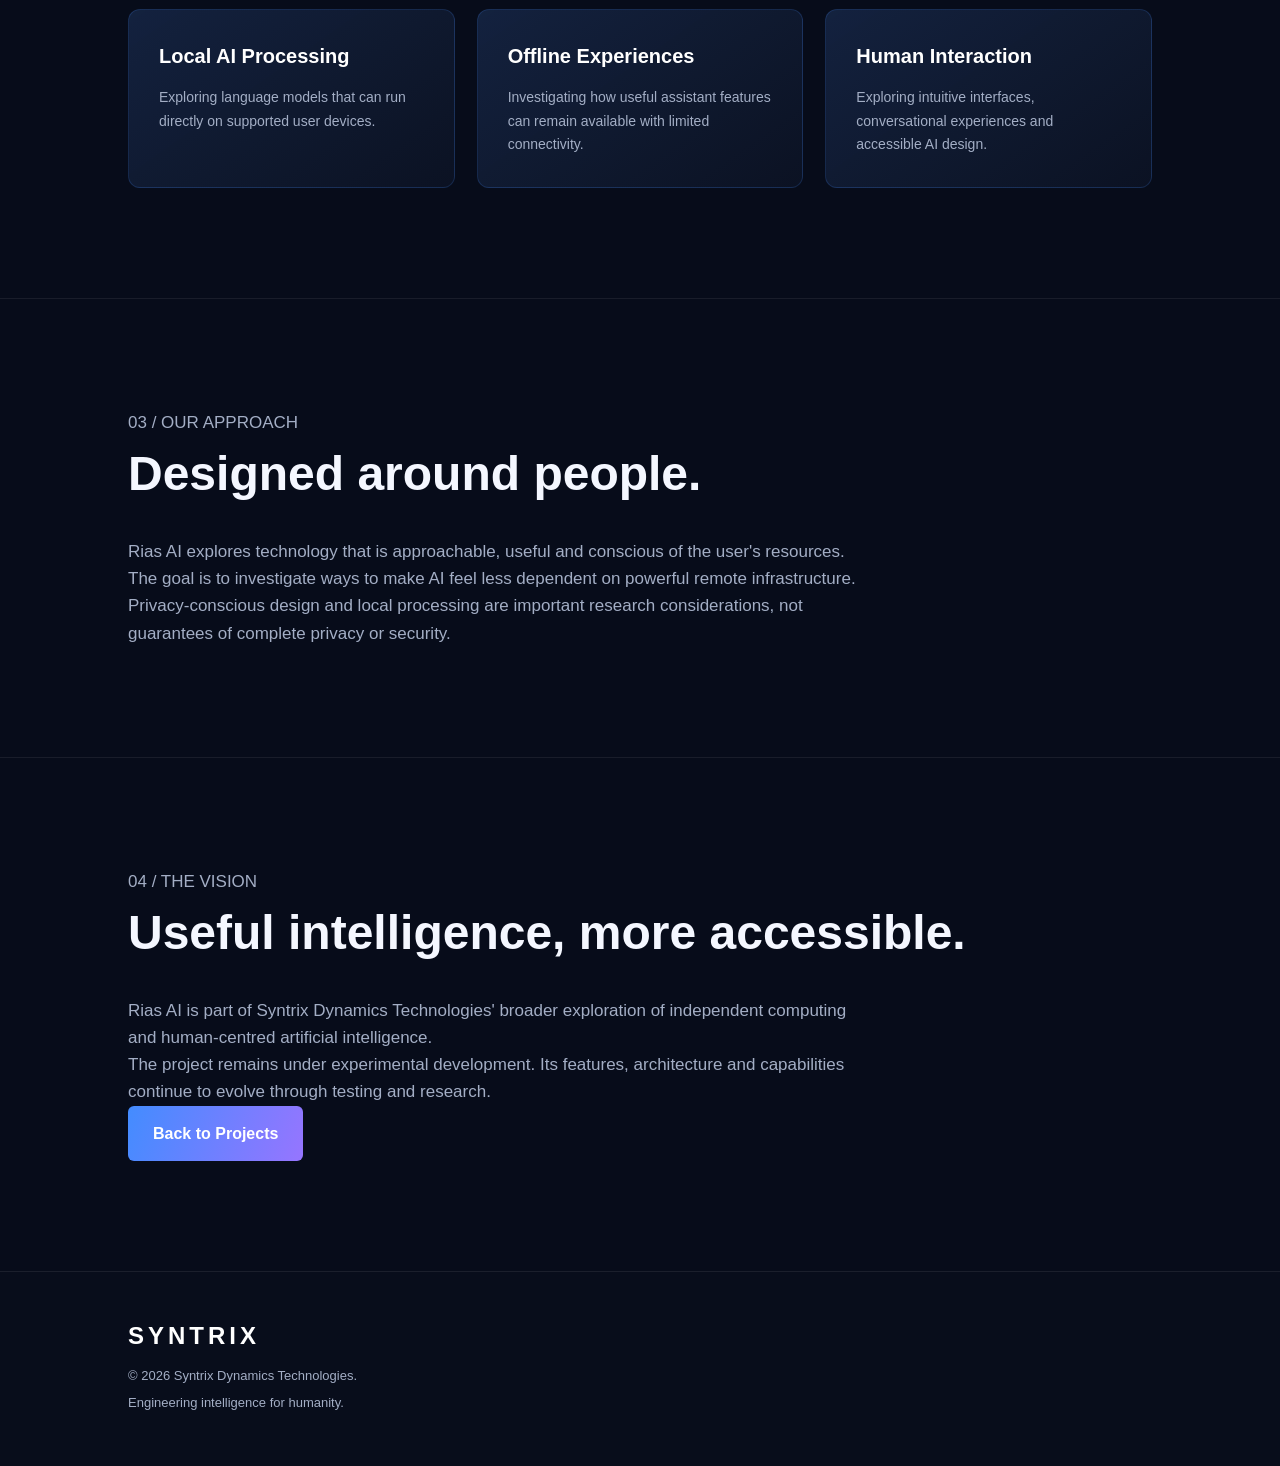
<file: projects/rias-ai.html>
<!DOCTYPE html>
<html lang="en">
<head>
    <meta charset="UTF-8">
    <meta name="viewport" content="width=device-width, initial-scale=1.0">
    <meta name="theme-color" content="#080d1b">
    <meta name="description" content="Rias AI — An experimental local-first AI assistant initiative by Syntrix Dynamics Technologies.">

    <title>Rias AI | Syntrix Dynamics Technologies</title>

    <link rel="stylesheet" href="../css/style.css">
</head>

<body>

    <canvas id="particle-canvas"></canvas>

    <header id="navbar">
        <a href="../index.html" class="brand">
            <svg class="brand-symbol" viewBox="0 0 100 100">
                <polygon points="50,5 93,29 93,71 50,95 7,71 7,29"
                         fill="none" stroke="currentColor" stroke-width="4"/>
                <path d="M28 35 L72 35 L35 65 L72 65"
                      fill="none" stroke="currentColor" stroke-width="7"
                      stroke-linecap="round" stroke-linejoin="round"/>
            </svg>
            <span>SYNTRIX</span>
        </a>

        <button class="menu-toggle"
                id="menu-toggle"
                aria-label="Open navigation"
                aria-expanded="false">
            <span></span><span></span><span></span>
        </button>

        <nav id="main-navigation">
            <a href="../index.html">Home</a>
            <a href="../about.html">About</a>
            <a href="../research.html">Research</a>
            <a href="../projects.html" class="active">Projects</a>
            <a href="../contact.html">Contact</a>
        </nav>

        <a href="../contact.html" class="nav-button">
            Connect with us <span>↗</span>
        </a>
    </header>

    <main>

        <section class="hero">
            <div class="hero-content reveal">
                <p class="eyebrow">SYNTRIX PROJECT / 002</p>

                <h1>
                    Intelligence that<br>
                    <span>works closer to you.</span>
                </h1>

                <p>
                    Rias AI is an experimental assistant initiative
                    exploring local artificial intelligence,
                    offline-capable experiences and more accessible
                    human-computer interaction.
                </p>

                <a href="#overview" class="primary-button">
                    Discover Rias AI
                </a>
            </div>

            <div class="hero-visual reveal">
                <img src="../assets/mascot.gif"
                     alt="Syntrix research mascot"
                     class="mascot">
            </div>
        </section>

        <section class="content-section reveal" id="overview">
            <p class="eyebrow">01 / THE IDEA</p>

            <h2>A more independent AI experience.</h2>

            <p>
                Many AI assistants depend on remote infrastructure
                and constant internet connectivity. Rias AI explores
                an alternative direction: bringing more of the
                intelligence and processing closer to the user.
            </p>

            <p>
                The project investigates local language models,
                offline-capable interactions and interfaces designed
                to make AI easier to use.
            </p>
        </section>

        <section class="content-section reveal">
            <p class="eyebrow">02 / RESEARCH DIRECTIONS</p>

            <h2>What we're exploring</h2>

            <div class="feature-grid">

                <article class="feature-card">
                    <h3>Local AI Processing</h3>
                    <p>
                        Exploring language models that can run
                        directly on supported user devices.
                    </p>
                </article>

                <article class="feature-card">
                    <h3>Offline Experiences</h3>
                    <p>
                        Investigating how useful assistant features
                        can remain available with limited connectivity.
                    </p>
                </article>

                <article class="feature-card">
                    <h3>Human Interaction</h3>
                    <p>
                        Exploring intuitive interfaces, conversational
                        experiences and accessible AI design.
                    </p>
                </article>

            </div>
        </section>

        <section class="content-section reveal">
            <p class="eyebrow">03 / OUR APPROACH</p>

            <h2>Designed around people.</h2>

            <p>
                Rias AI explores technology that is approachable,
                useful and conscious of the user's resources.
                The goal is to investigate ways to make AI feel
                less dependent on powerful remote infrastructure.
            </p>

            <p>
                Privacy-conscious design and local processing
                are important research considerations, not
                guarantees of complete privacy or security.
            </p>
        </section>

        <section class="content-section reveal">
            <p class="eyebrow">04 / THE VISION</p>

            <h2>Useful intelligence, more accessible.</h2>

            <p>
                Rias AI is part of Syntrix Dynamics Technologies'
                broader exploration of independent computing
                and human-centred artificial intelligence.
            </p>

            <p>
                The project remains under experimental development.
                Its features, architecture and capabilities
                continue to evolve through testing and research.
            </p>

            <a href="../projects.html" class="primary-button">
                Back to Projects
            </a>
        </section>

    </main>

    <footer>
        <div class="footer-brand">SYNTRIX</div>
        <p>© 2026 Syntrix Dynamics Technologies.</p>
        <p>Engineering intelligence for humanity.</p>
    </footer>

    <script src="../js/script.js"></script>

</body>
</html>
</file>
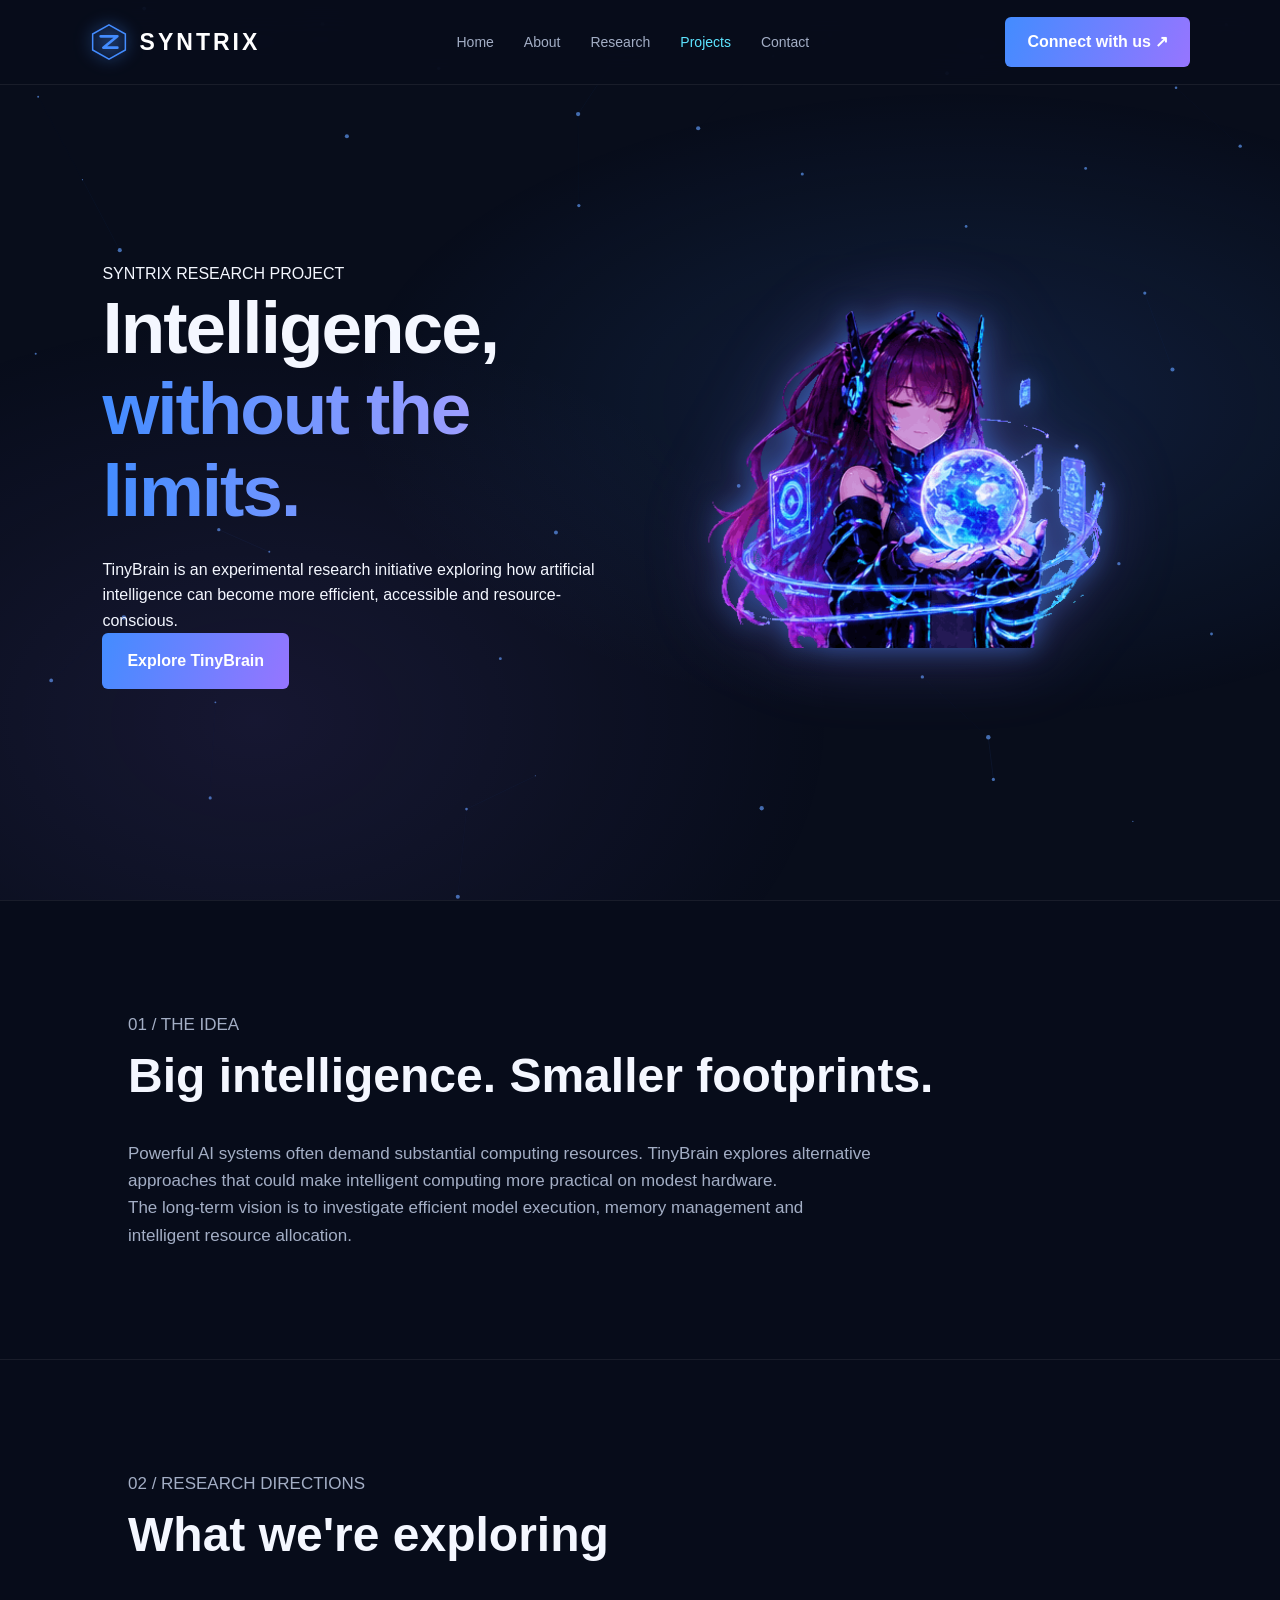
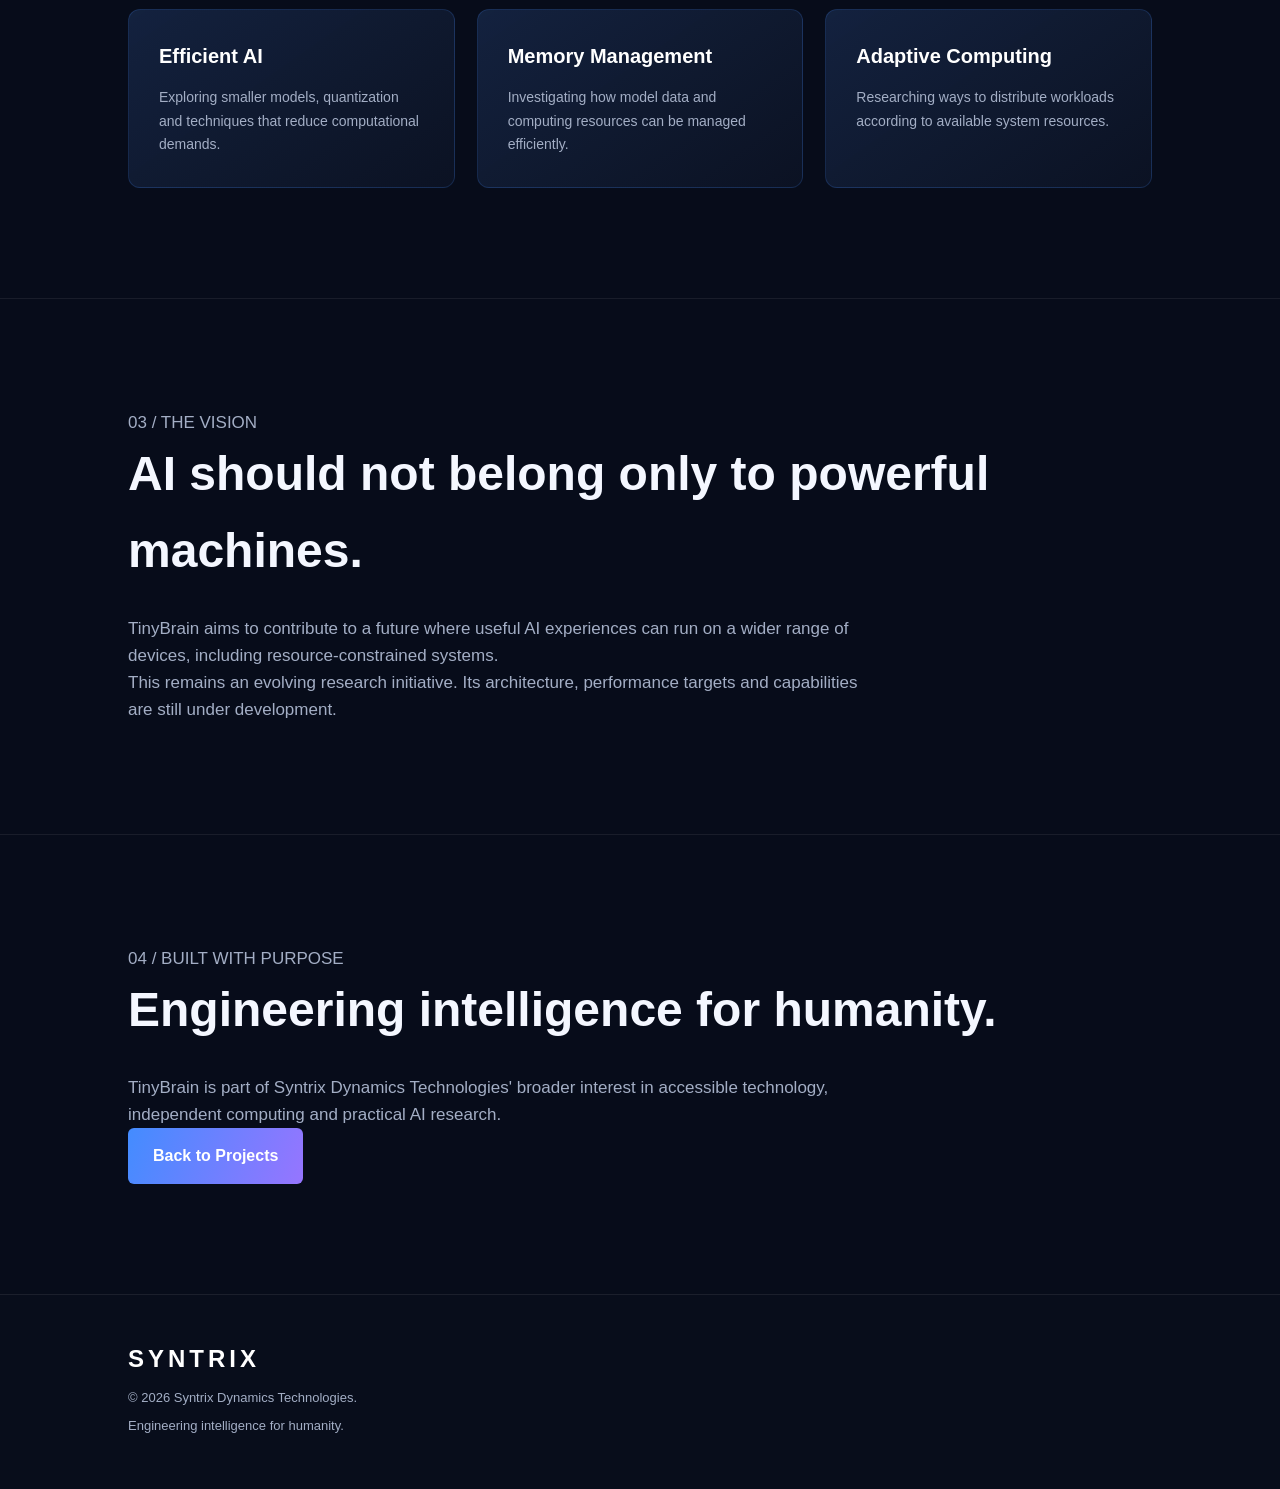
<file: projects/tinybrain.html>
<!DOCTYPE html>
<html lang="en">
<head>
    <meta charset="UTF-8">
    <meta name="viewport" content="width=device-width, initial-scale=1.0">
    <meta name="theme-color" content="#080d1b">
    <meta name="description" content="TinyBrain — Research into efficient, accessible and resource-conscious artificial intelligence by Syntrix Dynamics Technologies.">

    <title>TinyBrain | Syntrix Dynamics Technologies</title>

    <link rel="stylesheet" href="../css/style.css">
</head>

<body>

    <canvas id="particle-canvas"></canvas>

        <header id="navbar">

        <a href="../index.html" class="brand">
            <svg class="brand-symbol" viewBox="0 0 100 100">
                <polygon points="50,5 93,29 93,71 50,95 7,71 7,29"
                         fill="none" stroke="currentColor" stroke-width="4"/>

                <path d="M28 35 L72 35 L35 65 L72 65"
                      fill="none" stroke="currentColor" stroke-width="7"
                      stroke-linecap="round" stroke-linejoin="round"/>
            </svg>
            <span>SYNTRIX</span>
        </a>

        <button class="menu-toggle"
                id="menu-toggle"
                aria-label="Open navigation"
                aria-expanded="false">
            <span></span>
            <span></span>
            <span></span>
        </button>

        <nav id="main-navigation">
            <a href="../index.html">Home</a>
            <a href="../about.html">About</a>
            <a href="../research.html">Research</a>
            <a href="../projects.html" class="active">Projects</a>
            <a href="../contact.html">Contact</a>
        </nav>

        <a href="../contact.html" class="nav-button">
            Connect with us <span>↗</span>
        </a>

    </header>

    <main>

        <section class="hero">
            <div class="hero-content reveal">
                <p class="eyebrow">SYNTRIX RESEARCH PROJECT</p>

                <h1>
                    Intelligence,<br>
                    <span>without the limits.</span>
                </h1>

                <p>
                    TinyBrain is an experimental research initiative
                    exploring how artificial intelligence can become
                    more efficient, accessible and resource-conscious.
                </p>

                <a href="#overview" class="primary-button">
                    Explore TinyBrain
                </a>
            </div>

            <div class="hero-visual reveal">
                <img src="../assets/mascot.gif"
                     alt="Syntrix research mascot"
                     class="mascot">
            </div>
        </section>

        <section class="content-section reveal" id="overview">
            <p class="eyebrow">01 / THE IDEA</p>

            <h2>Big intelligence. Smaller footprints.</h2>

            <p>
                Powerful AI systems often demand substantial computing
                resources. TinyBrain explores alternative approaches
                that could make intelligent computing more practical
                on modest hardware.
            </p>

            <p>
                The long-term vision is to investigate efficient
                model execution, memory management and intelligent
                resource allocation.
            </p>
        </section>

        <section class="content-section reveal">
            <p class="eyebrow">02 / RESEARCH DIRECTIONS</p>

            <h2>What we're exploring</h2>

            <div class="feature-grid">

                <article class="feature-card">
                    <h3>Efficient AI</h3>
                    <p>
                        Exploring smaller models, quantization and
                        techniques that reduce computational demands.
                    </p>
                </article>

                <article class="feature-card">
                    <h3>Memory Management</h3>
                    <p>
                        Investigating how model data and computing
                        resources can be managed efficiently.
                    </p>
                </article>

                <article class="feature-card">
                    <h3>Adaptive Computing</h3>
                    <p>
                        Researching ways to distribute workloads
                        according to available system resources.
                    </p>
                </article>

            </div>
        </section>

        <section class="content-section reveal">
            <p class="eyebrow">03 / THE VISION</p>

            <h2>AI should not belong only to powerful machines.</h2>

            <p>
                TinyBrain aims to contribute to a future where
                useful AI experiences can run on a wider range
                of devices, including resource-constrained systems.
            </p>

            <p>
                This remains an evolving research initiative.
                Its architecture, performance targets and capabilities
                are still under development.
            </p>
        </section>

        <section class="content-section reveal">
            <p class="eyebrow">04 / BUILT WITH PURPOSE</p>

            <h2>Engineering intelligence for humanity.</h2>

            <p>
                TinyBrain is part of Syntrix Dynamics Technologies'
                broader interest in accessible technology,
                independent computing and practical AI research.
            </p>

            <a href="../projects.html" class="primary-button">
                Back to Projects
            </a>
        </section>

    </main>

        <footer>
        <div class="footer-brand">SYNTRIX</div>
        <p>© 2026 Syntrix Dynamics Technologies.</p>
        <p>Engineering intelligence for humanity.</p>
    </footer>

    <script src="../js/script.js"></script>

</body>
</html>
</file>
<file: css/style.css>
:root {
    --background: #080d1b;
    --surface: #101a30;
    --blue: #438cff;
    --cyan: #5de4ff;
    --violet: #9675ff;
    --white: #f4f7ff;
    --muted: #a3aec5;
}

* {
    margin: 0;
    padding: 0;
    box-sizing: border-box;
}

html {
    scroll-behavior: smooth;
    scroll-padding-top: 100px;
}

body {
    background: var(--background);
    color: var(--white);
    font-family: Arial, sans-serif;
    line-height: 1.6;
    overflow-x: hidden;
}

/* PARTICLE BACKGROUND */

#particle-canvas {
    position: fixed;
    inset: 0;
    width: 100%;
    height: 100%;
    z-index: 0;
    pointer-events: none;
}

/* NAVIGATION */

#navbar {
    position: fixed;
    top: 0;
    width: 100%;
    min-height: 85px;
    padding: 16px 7%;
    display: flex;
    justify-content: space-between;
    align-items: center;
    z-index: 1000;

    background: rgba(8, 13, 27, 0.82);
    backdrop-filter: blur(18px);
    border-bottom: 1px solid rgba(255,255,255,0.07);
}

.brand {
    display: flex;
    align-items: center;
    gap: 12px;
    text-decoration: none;
    color: white;
    font-size: 23px;
    font-weight: 800;
    letter-spacing: 3px;
}

.brand-symbol {
    width: 38px;
    height: 38px;
    color: var(--blue);
    filter: drop-shadow(0 0 8px var(--blue));
    animation: logo-spin 14s linear infinite;
}

@keyframes logo-spin {
    to {
        transform: rotate(360deg);
    }
}

nav {
    display: flex;
    gap: 30px;
}

nav a {
    color: var(--muted);
    text-decoration: none;
    font-size: 14px;
    transition: color 0.3s;
}

nav a:hover {
    color: var(--cyan);
}

.nav-button,
.primary-button {
    padding: 12px 22px;
    border-radius: 6px;
    background: linear-gradient(110deg, var(--blue), var(--violet));
    color: white;
    text-decoration: none;
    font-weight: bold;
    transition: 0.3s;
}

.nav-button:hover,
.primary-button:hover {
    transform: translateY(-3px);
    box-shadow: 0 8px 30px rgba(67,140,255,0.35);
}

/* HERO */

.hero {
    min-height: 100vh;
    padding: 150px 8% 100px;
    display: flex;
    align-items: center;
    justify-content: space-between;
    gap: 30px;
    position: relative;
    isolation: isolate;

    background:
        radial-gradient(ellipse at 75% 45%,
        rgba(67,140,255,0.15), transparent 45%),
        radial-gradient(ellipse at 20% 80%,
        rgba(150,117,255,0.10), transparent 40%);
}

.hero-content {
    flex: 1;
    max-width: 680px;
    position: relative;
    z-index: 3;
    animation: hero-entrance 1.2s ease both;
}

@keyframes hero-entrance {
    from {
        opacity: 0;
        transform: translateY(35px);
    }
    to {
        opacity: 1;
        transform: translateY(0);
    }
}

.status {
    display: flex;
    align-items: center;
    gap: 10px;
    color: var(--cyan);
    font-size: 11px;
    font-weight: bold;
    letter-spacing: 3px;
    margin-bottom: 28px;
}

.status-dot {
    width: 8px;
    height: 8px;
    display: inline-block;
    flex-shrink: 0;
    border-radius: 50%;
    background: var(--cyan);
    box-shadow: 0 0 12px var(--cyan);
    animation: pulse 2s infinite;
}

@keyframes pulse {
    50% {
        opacity: 0.35;
        box-shadow: 0 0 3px var(--cyan);
    }
}

.hero h1 {
    font-size: clamp(42px, 5.7vw, 76px);
    line-height: 1.12;
    letter-spacing: -2px;
    margin-bottom: 25px;
}

.hero h1 span {
    display: block;
    background: linear-gradient(90deg, var(--blue), #c3a6ff);
    background-clip: text;
    -webkit-background-clip: text;
    color: transparent;
}

.hero-description {
    color: var(--muted);
    max-width: 540px;
    font-size: 17px;
    margin-bottom: 35px;
}

.hero-actions {
    display: flex;
    flex-wrap: wrap;
    align-items: center;
    gap: 15px;
}

.primary-button {
    padding: 15px 25px;
    display: inline-flex;
    gap: 15px;
}

.secondary-button {
    color: var(--white);
    text-decoration: none;
    padding: 14px 20px;
    border: 1px solid rgba(255,255,255,0.15);
    border-radius: 6px;
    transition: 0.3s;
}

.secondary-button:hover {
    border-color: var(--blue);
    background: rgba(67,140,255,0.1);
}

.hero-caption {
    display: flex;
    align-items: center;
    gap: 12px;
    color: #647493;
    font-size: 10px;
    letter-spacing: 3px;
    margin-top: 55px;
}

.caption-line {
    width: 40px;
    height: 1px;
    background: var(--blue);
}

/* HOLOGRAPHIC MASCOT */

.hero-visual {
    flex: 1;
    min-width: 0;
    display: flex;
    align-items: center;
    justify-content: center;
    position: relative;
    z-index: 2;
}

.hologram {
    width: min(100%, 510px);
    aspect-ratio: 1 / 1;
    position: relative;
    display: flex;
    justify-content: center;
    align-items: center;
    perspective: 900px;
    transform-style: preserve-3d;
}

.holo-glow {
    position: absolute;
    width: 70%;
    height: 70%;
    border-radius: 50%;
    background: rgba(65,130,255,0.2);
    filter: blur(75px);
    animation: glow-breathe 5s ease-in-out infinite;
}

@keyframes glow-breathe {
    50% {
        opacity: 0.4;
        transform: scale(1.2);
    }
}

.mascot-frame {
    position: relative;
    width: 100%;
    z-index: 3;
    animation: mascot-float 5s ease-in-out infinite;
}

.mascot {
    width: 100%;
    height: auto;
    display: block;
    object-fit: contain;
    filter:
        drop-shadow(0 0 12px rgba(67,140,255,0.5))
        drop-shadow(0 0 35px rgba(150,117,255,0.3));
}

@keyframes mascot-float {
    0%, 100% {
        transform: translateY(0) rotate(-1deg);
    }
    50% {
        transform: translateY(-16px) rotate(1deg);
    }
}

/* ROTATING HOLOGRAM RINGS */

.holo-ring {
    position: absolute;
    border: 1px solid rgba(67,140,255,0.45);
    border-radius: 50%;
    z-index: 1;
    pointer-events: none;
}

.ring-one {
    width: 76%;
    height: 76%;
    border-top-color: var(--cyan);
    border-bottom-color: transparent;
    animation: ring-rotation 9s linear infinite;
}

.ring-two {
    width: 92%;
    height: 92%;
    border-color: rgba(150,117,255,0.35);
    border-style: dashed;
    animation: ring-rotation 19s linear infinite reverse;
}

.ring-three {
    width: 105%;
    height: 45%;
    border-color: rgba(93,228,255,0.25);
    transform: rotate(-25deg);
    animation: ring-tilt 8s ease-in-out infinite;
}

@keyframes ring-rotation {
    to {
        transform: rotate(360deg);
    }
}

@keyframes ring-tilt {
    50% {
        transform: rotate(25deg) scale(1.05);
    }
}

/* ORBITING LIGHTS */

.orbit {
    position: absolute;
    width: 100%;
    height: 100%;
    z-index: 4;
    pointer-events: none;
}

.orbit span {
    position: absolute;
    top: 10%;
    left: 50%;
    width: 9px;
    height: 9px;
    border-radius: 50%;
    background: var(--cyan);
    box-shadow: 0 0 18px var(--cyan);
}

.orbit-one {
    animation: ring-rotation 7s linear infinite;
}

.orbit-two {
    animation: ring-rotation 11s linear infinite reverse;
}

.orbit-two span {
    background: var(--violet);
    box-shadow: 0 0 18px var(--violet);
    top: 85%;
    width: 6px;
    height: 6px;
}

.holo-label,
.holo-coordinate {
    position: absolute;
    z-index: 5;
    font-size: 10px;
    letter-spacing: 4px;
    color: var(--cyan);
    text-shadow: 0 0 12px var(--blue);
}

.holo-label {
    bottom: 3%;
    display: flex;
    align-items: center;
    gap: 10px;
}

.holo-coordinate {
    top: 4%;
    right: 3%;
    color: #9e8bff;
    font-size: 9px;
}

/* SCROLL INDICATOR */

.scroll-indicator {
    position: absolute;
    bottom: 30px;
    left: 8%;
    display: flex;
    align-items: center;
    gap: 12px;
    color: #647493;
    font-size: 9px;
    letter-spacing: 3px;
}

.scroll-indicator span {
    width: 28px;
    height: 1px;
    background: var(--blue);
}

/* CONTENT SECTIONS */

.content-section {
    position: relative;
    z-index: 2;
    padding: 110px 10%;
    min-height: 350px;
    border-top: 1px solid rgba(255,255,255,0.07);
    background: rgba(8,13,27,0.65);
}

.section-label {
    color: var(--cyan);
    font-size: 11px;
    letter-spacing: 4px;
    margin-bottom: 20px;
}

.content-section h2 {
    font-size: clamp(30px, 4vw, 48px);
    margin-bottom: 25px;
}

.content-section > p:not(.section-label) {
    max-width: 750px;
    color: var(--muted);
    font-size: 17px;
}

/* PROJECT CARDS */

.project-grid {
    display: grid;
    grid-template-columns: repeat(2, minmax(0, 1fr));
    gap: 25px;
    margin-top: 40px;
}

.project-card {
    padding: 35px;
    border-radius: 12px;
    background: linear-gradient(
        145deg,
        rgba(22,38,68,0.9),
        rgba(12,19,36,0.9)
    );
    border: 1px solid rgba(67,140,255,0.2);
    transition: transform 0.35s, border-color 0.35s, box-shadow 0.35s;
}

.project-card:hover {
    transform: translateY(-8px);
    border-color: var(--blue);
    box-shadow: 0 15px 45px rgba(67,140,255,0.12);
}

.project-number,
.project-tag {
    color: var(--cyan);
    font-size: 10px;
    letter-spacing: 3px;
}

.project-card h3 {
    font-size: 27px;
    margin: 20px 0 10px;
}

.project-card p {
    color: var(--muted);
    margin-bottom: 25px;
}

/* SCROLL REVEAL */

.reveal {
    opacity: 0;
    transform: translateY(35px);
    transition: opacity 0.8s ease, transform 0.8s ease;
}

.reveal.visible {
    opacity: 1;
    transform: translateY(0);
}

/* FOOTER */

footer {
    position: relative;
    z-index: 2;
    padding: 45px 10%;
    border-top: 1px solid rgba(255,255,255,0.08);
    color: var(--muted);
    font-size: 13px;
}

.footer-brand {
    color: white;
    font-size: 24px;
    font-weight: bold;
    letter-spacing: 4px;
    margin-bottom: 10px;
}

/* MOBILE */

@media (max-width: 900px) {
    #navbar {
        padding: 15px 5%;
        flex-wrap: wrap;
        gap: 15px;
    }

    nav {
        gap: 15px;
        flex-wrap: wrap;
    }

    .nav-button {
        display: none;
    }

    .hero {
        padding: 150px 7% 90px;
    }
}

@media (max-width: 700px) {
    #navbar {
        justify-content: center;
    }

    nav {
        width: 100%;
        justify-content: center;
    }

    .hero {
        flex-direction: column;
        text-align: center;
        padding: 180px 7% 90px;
    }

    .hero-content {
        width: 100%;
    }

    .hero-actions,
    .status {
        justify-content: center;
    }

    .hero-description {
        margin-left: auto;
        margin-right: auto;
    }

    .hero-caption {
        justify-content: center;
    }

    .hero-visual {
        width: 100%;
    }

    .hologram {
        max-width: 420px;
    }

    .scroll-indicator {
        display: none;
    }

    .content-section {
        padding: 80px 7%;
    }

    .project-grid {
        grid-template-columns: 1fr;
    }
}

/* REDUCED MOTION */

@media (prefers-reduced-motion: reduce) {
    *,
    *::before,
    *::after {
        animation: none !important;
        transition: none !important;
        scroll-behavior: auto !important;
    }

    .reveal {
        opacity: 1;
        transform: none;
    }
}
/* =================================
   SYNTRIX RESPONSIVE NAVIGATION
================================= */

.menu-toggle {
    display: none;
    background: transparent;
    border: 1px solid rgba(255,255,255,0.15);
    border-radius: 6px;
    padding: 9px;
    cursor: pointer;
}

.menu-toggle span {
    display: block;
    width: 22px;
    height: 2px;
    margin: 5px;
    background: white;
}

nav a.active {
    color: var(--cyan);
}

@media (max-width: 700px) {

    #navbar {
        justify-content: space-between;
    }

    .menu-toggle {
        display: block;
    }

    #main-navigation {
        display: none;
        position: absolute;
        top: 100%;
        left: 0;
        width: 100%;
        padding: 22px;
        background: rgba(8,13,27,0.97);
        border-bottom: 1px solid rgba(255,255,255,0.1);
        flex-direction: column;
        gap: 20px;
        align-items: center;
    }

    #main-navigation.open {
        display: flex;
    }

    #navbar .nav-button {
        display: none;
    }
}

/* =================================
   SYNTRIX DESIGN REFINEMENTS
================================= */

/* FEATURE CARDS */

.feature-grid {
    display: grid;
    grid-template-columns: repeat(3, minmax(0, 1fr));
    gap: 22px;
    margin-top: 35px;
}

.feature-card {
    padding: 30px;
    border-radius: 12px;
    background: linear-gradient(
        145deg,
        rgba(22, 38, 68, 0.88),
        rgba(12, 19, 36, 0.94)
    );
    border: 1px solid rgba(67, 140, 255, 0.18);
    transition: transform 0.3s ease,
                border-color 0.3s ease,
                box-shadow 0.3s ease;
}

.feature-card h3 {
    color: white;
    font-size: 20px;
    margin-bottom: 14px;
}

.feature-card p {
    color: var(--muted);
    line-height: 1.7;
    font-size: 14px;
}

@media (hover: hover) {
    .feature-card:hover {
        transform: translateY(-5px);
        border-color: var(--cyan);
        box-shadow: 0 12px 35px rgba(67, 140, 255, 0.12);
    }
}

/* KEYBOARD ACCESSIBILITY */

a:focus-visible,
button:focus-visible {
    outline: 2px solid var(--cyan);
    outline-offset: 5px;
}

/* NAVIGATION REFINEMENT */

nav a.active {
    color: var(--cyan);
}

/* FOOTER REFINEMENT */

footer p {
    margin: 7px 0;
    line-height: 1.6;
}

/* RESPONSIVE FEATURE GRID */

@media (max-width: 900px) {
    .feature-grid {
        grid-template-columns: repeat(2, minmax(0, 1fr));
    }
}

@media (max-width: 700px) {
    .feature-grid {
        grid-template-columns: 1fr;
    }

    .feature-card {
        padding: 25px;
    }
}

/* RESPECT REDUCED-MOTION PREFERENCES */

@media (prefers-reduced-motion: reduce) {
    .feature-card:hover,
    .project-card:hover,
    .nav-button:hover,
    .primary-button:hover {
        transform: none;
    }
}
</file>
